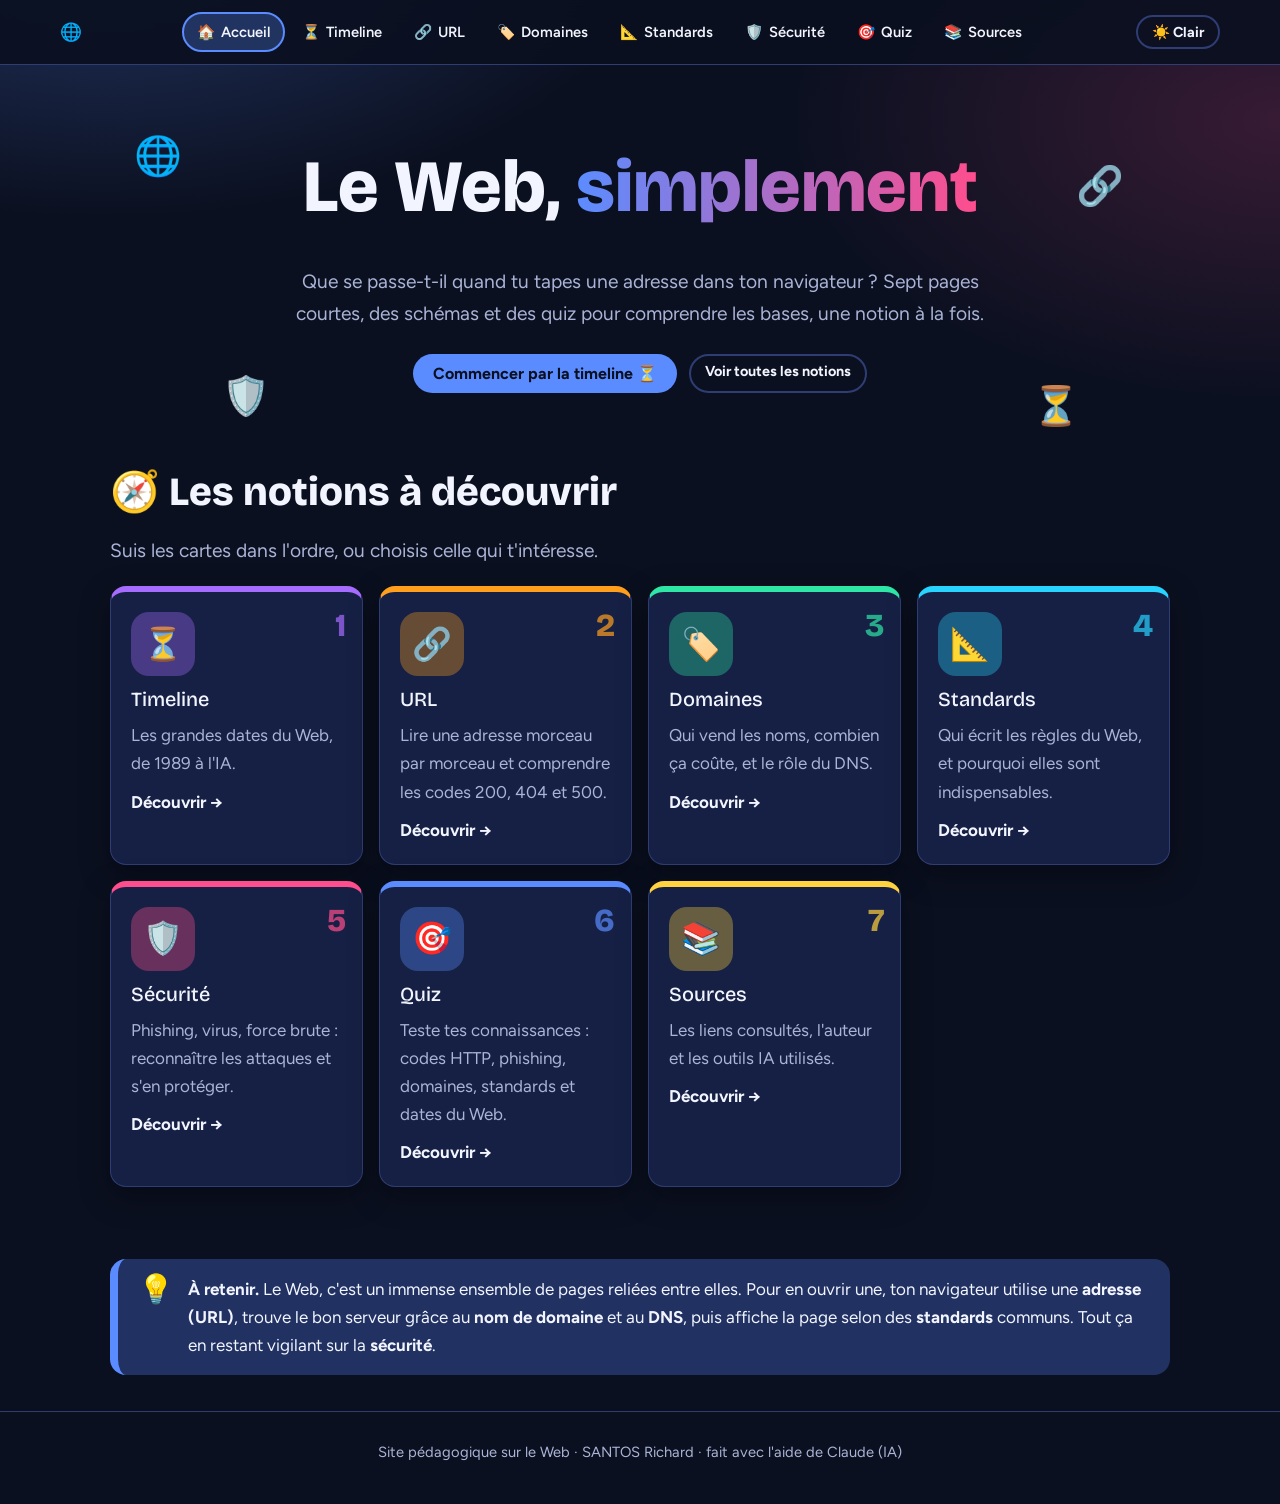
<file: index.html>
<!DOCTYPE html>
<html lang="fr" data-theme="dark">
<head>
<meta charset="utf-8">
<meta name="viewport" content="width=device-width, initial-scale=1, viewport-fit=cover">
<title>Le Web, simplement</title>
<script>try{if(localStorage.getItem("theme")==="light")document.documentElement.dataset.theme="light"}catch(e){}</script>
<link rel="icon" href="data:image/svg+xml,%3Csvg xmlns='http://www.w3.org/2000/svg' viewBox='0 0 100 100'%3E%3Ctext y='.9em' font-size='90'%3E%F0%9F%8C%90%3C/text%3E%3C/svg%3E">
<link rel="preconnect" href="https://fonts.googleapis.com">
<link rel="preconnect" href="https://fonts.gstatic.com" crossorigin>
<link rel="stylesheet" href="https://fonts.googleapis.com/css2?family=Bricolage+Grotesque:wght@500;800&family=Figtree:wght@400;600;700&display=swap">
<link rel="stylesheet" href="style.css">
<style>
.hero{text-align:center;padding:80px 0 40px}
.hero .lead{margin:0 auto 24px}
.hero .cta{display:flex;gap:12px;justify-content:center;flex-wrap:wrap}
.float{position:absolute;font-size:2.4rem;animation:bob 4s ease-in-out infinite;pointer-events:none}
.herowrap{position:relative}
@keyframes bob{50%{transform:translateY(-14px) rotate(8deg)}}
@media(max-width:1000px){.float{display:none}}
@media(max-width:700px){.hero{padding:36px 0 20px}}
@media(prefers-reduced-motion:reduce){.float{animation:none}}
.topic{display:block;text-decoration:none;color:var(--ink);transition:transform .2s,box-shadow .2s;position:relative}
@media(hover:hover){.topic:hover{transform:translateY(-6px) rotate(-.6deg)}}
.topic .num{position:absolute;top:14px;right:16px;font:800 2rem "Bricolage Grotesque",sans-serif;color:color-mix(in srgb,var(--c) 70%,transparent)}
.topic .em{display:grid;place-items:center;width:64px;height:64px;border-radius:18px;font-size:2rem;background:color-mix(in srgb,var(--c) 35%,transparent);margin-bottom:12px}
.topic p{color:var(--mute);margin:0 0 10px}
.topic b{color:var(--ink)}
.js .topic.reveal{transition:opacity .6s,transform .2s,box-shadow .2s}
</style>
</head>
<body data-page="index">
<noscript><p class="container" style="padding:24px 20px"><b>⚠️ Ce site a besoin de JavaScript</b> pour afficher le menu et les contenus interactifs. Active-le dans ton navigateur.</p></noscript>
<header id="site-header"></header>
<main>
<div class="container herowrap">
<span class="float" aria-hidden="true" style="left:4%;top:60px">🌐</span><span class="float" aria-hidden="true" style="right:6%;top:90px;animation-delay:1s">🔗</span><span class="float" aria-hidden="true" style="left:12%;top:300px;animation-delay:2s">🛡️</span><span class="float" aria-hidden="true" style="right:10%;top:310px;animation-delay:.5s">⏳</span>
<div class="hero">
<h1>Le Web, <span class="grad">simplement</span></h1>
<p class="lead">Que se passe-t-il quand tu tapes une adresse dans ton navigateur ? Sept pages courtes, des schémas et des quiz pour comprendre les bases, une notion à la fois.</p>
<div class="cta"><a class="btn" href="timeline.html">Commencer par la timeline ⏳</a><a class="btn ghost" href="#notions">Voir toutes les notions</a></div>
</div>
</div>

<section class="sec" id="notions"><div class="container">
<h2 class="reveal">🧭 Les notions à découvrir</h2>
<p class="lead reveal" style="margin-bottom:20px">Suis les cartes dans l'ordre, ou choisis celle qui t'intéresse.</p>
<div class="grid" id="topics"></div>
</div></section>

<section class="sec"><div class="container reveal">
<div class="brief"><div class="ic">💡</div><p><b>À retenir.</b> Le Web, c'est un immense ensemble de pages reliées entre elles. Pour en ouvrir une, ton navigateur utilise une <b>adresse (URL)</b>, trouve le bon serveur grâce au <b>nom de domaine</b> et au <b>DNS</b>, puis affiche la page selon des <b>standards</b> communs. Tout ça en restant vigilant sur la <b>sécurité</b>.</p></div>
</div></section>
</main>
<div id="pager"></div>
<div id="site-footer"></div>
<script src="app.js"></script>
<script>
$("#topics").innerHTML=PAGES.map((p,i)=>`<a class="card c topic reveal" href="${p.href}" style="--c:${p.color}"><span class="num">${i+1}</span><div class="em">${p.emoji}</div><h3>${p.label}</h3><p>${p.desc}</p><b>Découvrir →</b></a>`).join("");
$$("#topics .reveal").forEach(e=>e.classList.add("in"));
</script>
</body>
</html>
</file>
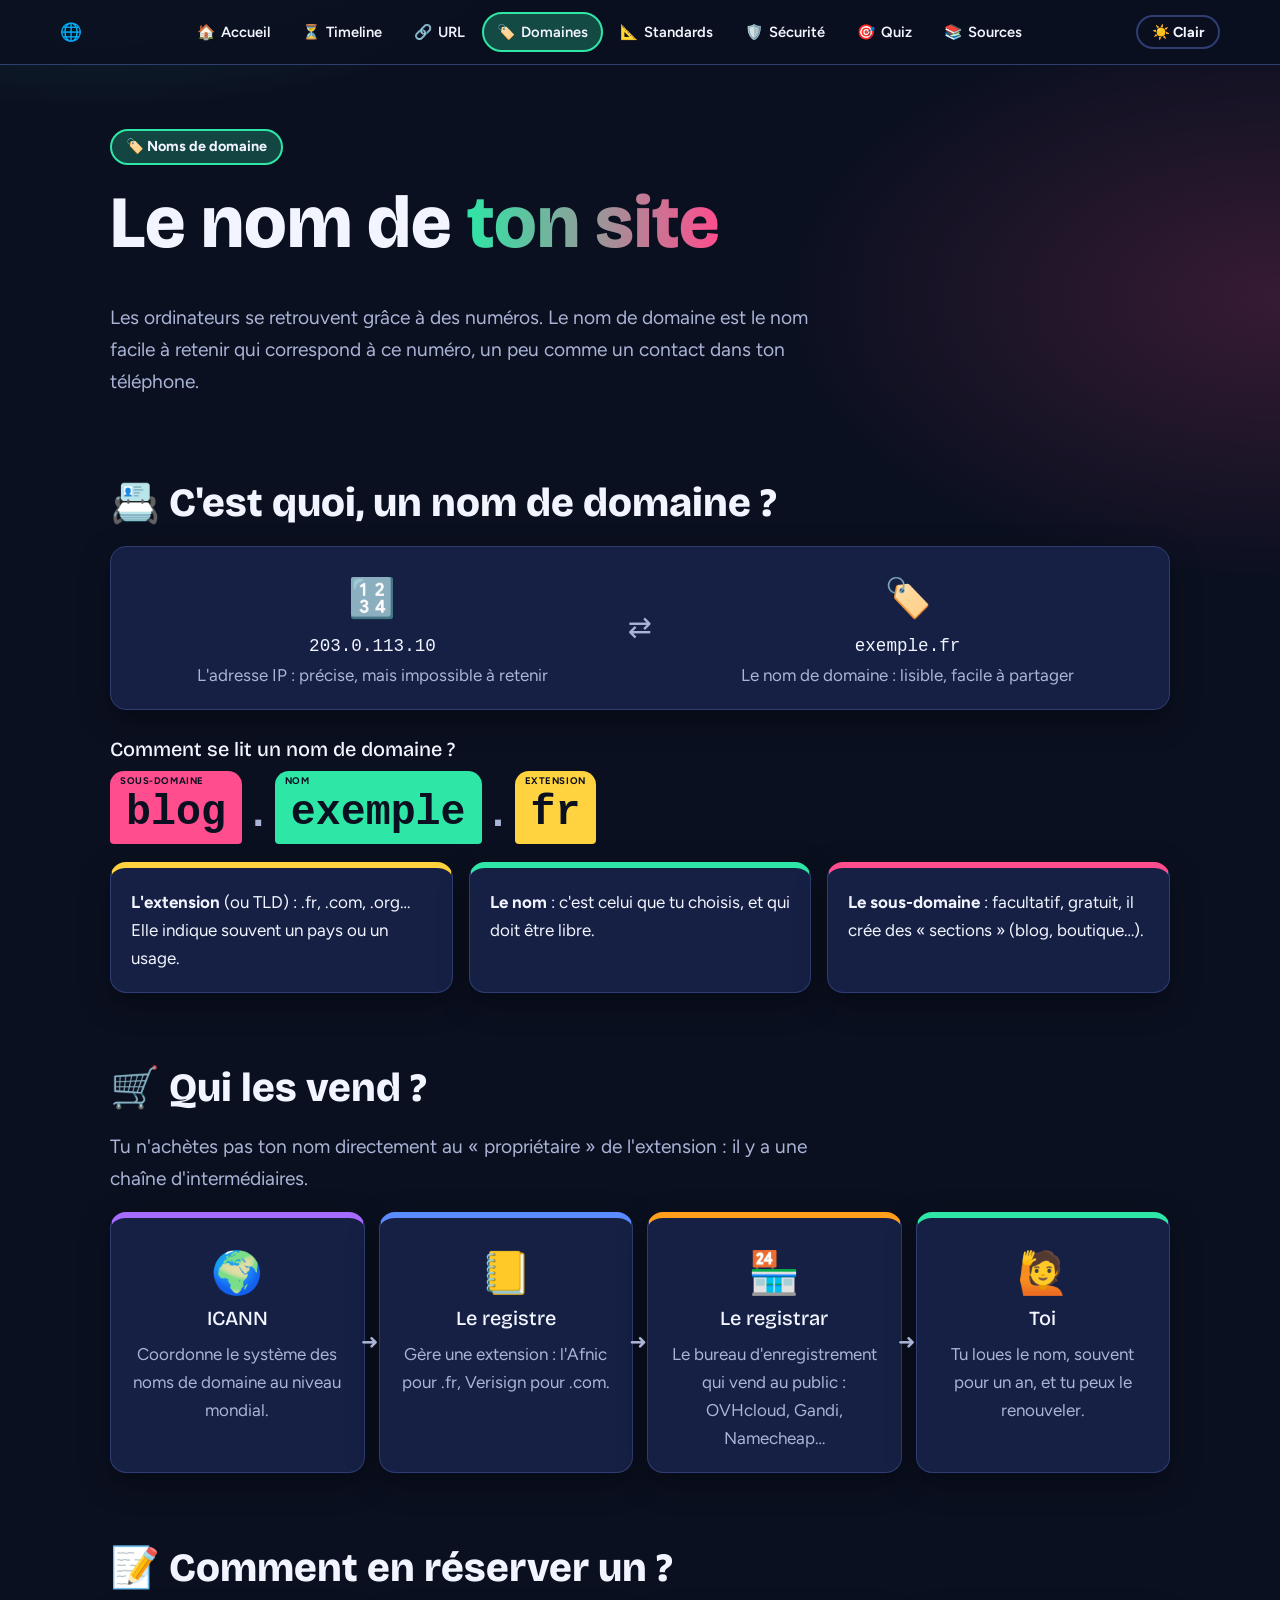
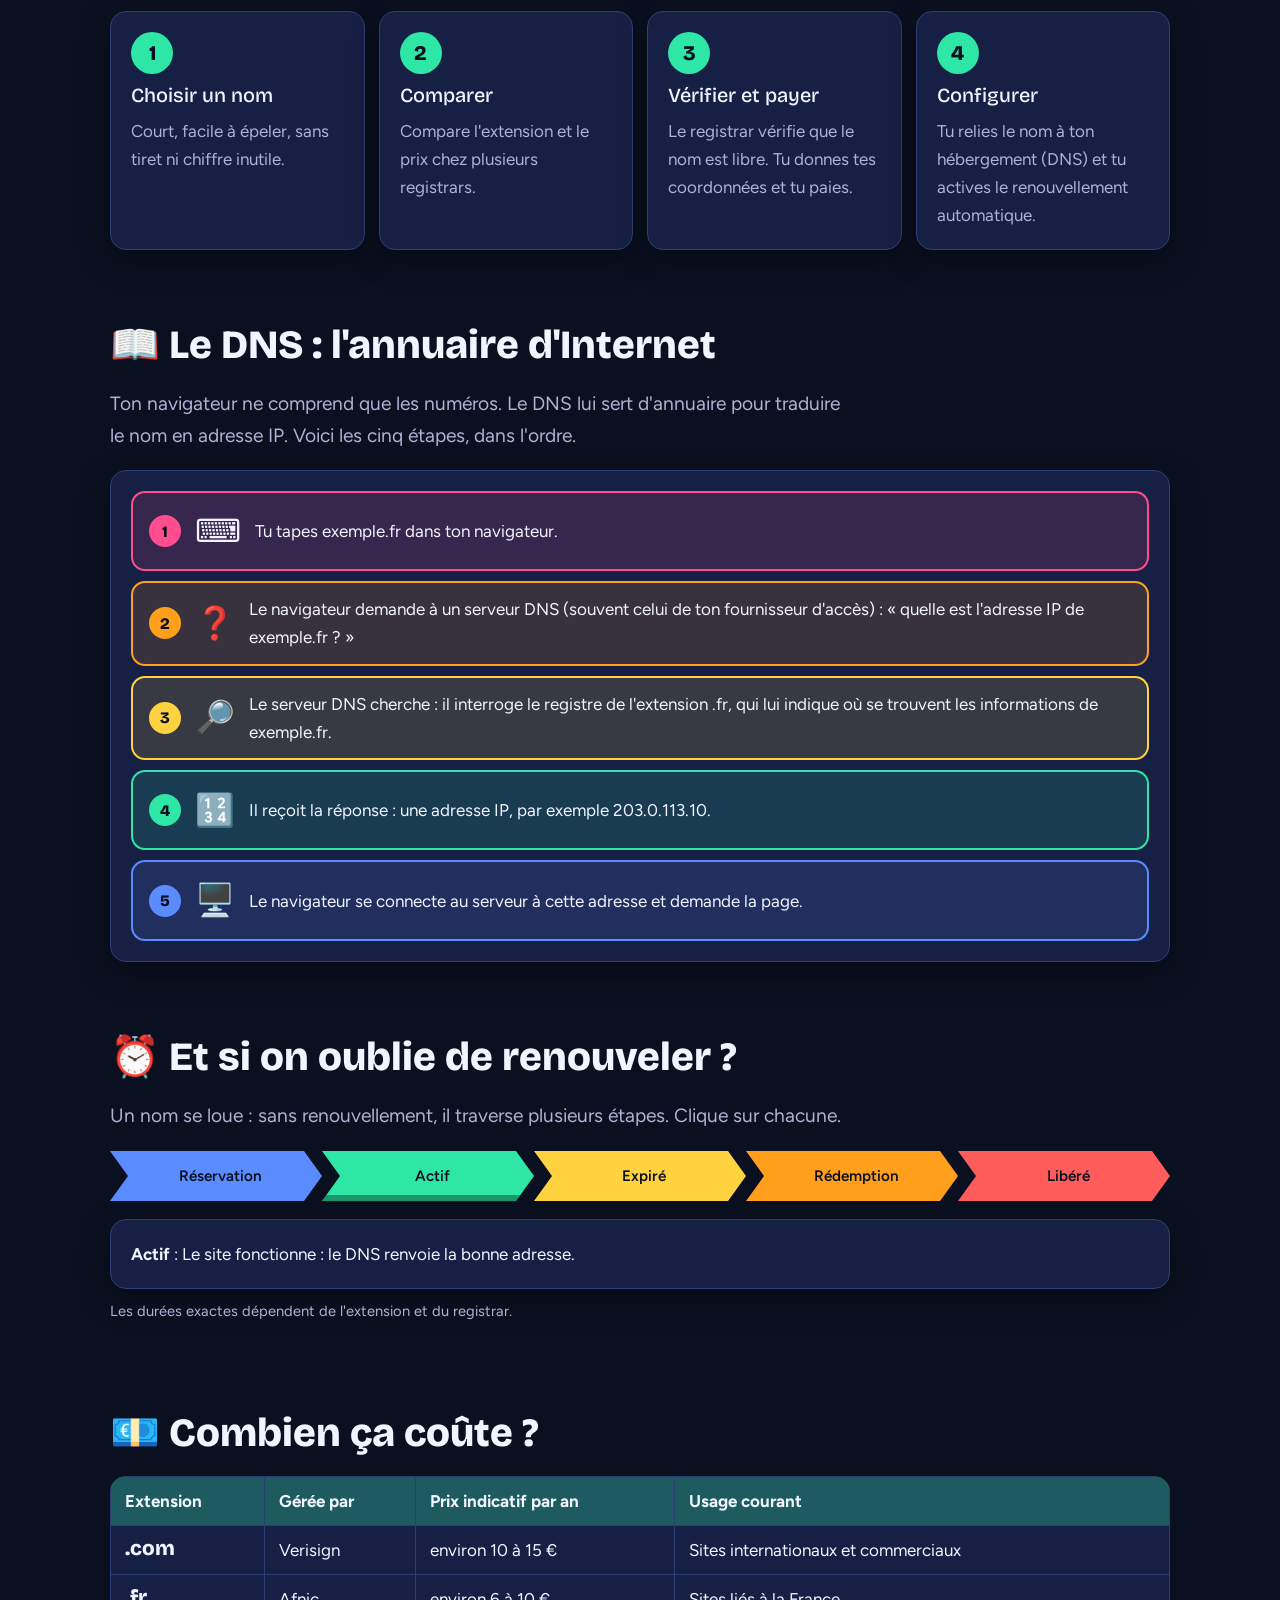
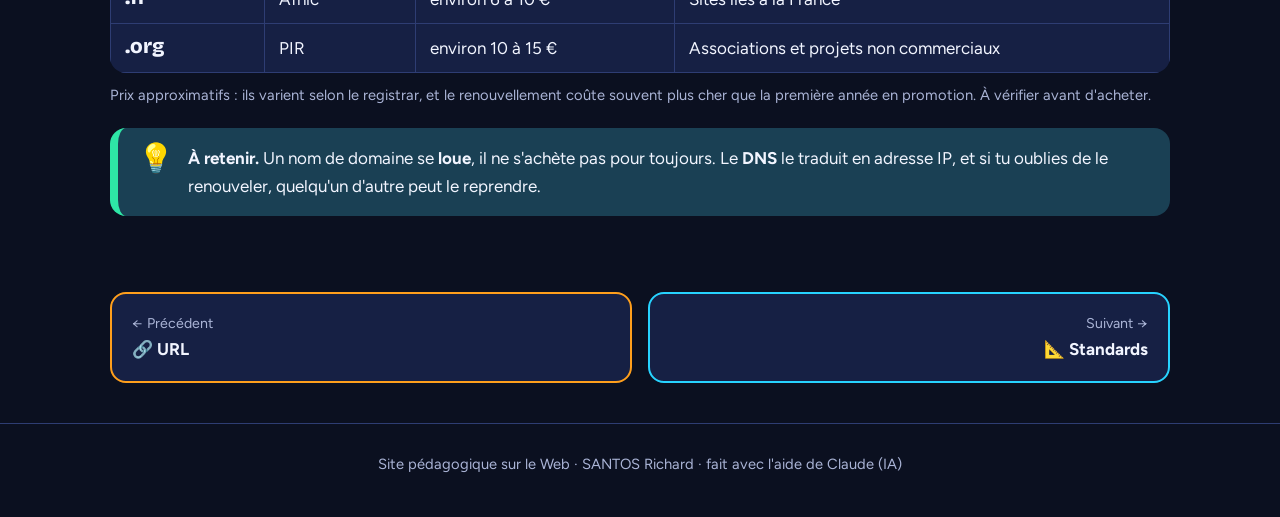
<file: domaine.html>
<!DOCTYPE html>
<html lang="fr" data-theme="dark">
<head>
<meta charset="utf-8">
<meta name="viewport" content="width=device-width, initial-scale=1, viewport-fit=cover">
<title>Les noms de domaine</title>
<script>try{if(localStorage.getItem("theme")==="light")document.documentElement.dataset.theme="light"}catch(e){}</script>
<link rel="icon" href="data:image/svg+xml,%3Csvg xmlns='http://www.w3.org/2000/svg' viewBox='0 0 100 100'%3E%3Ctext y='.9em' font-size='90'%3E%F0%9F%8C%90%3C/text%3E%3C/svg%3E">
<link rel="preconnect" href="https://fonts.googleapis.com">
<link rel="preconnect" href="https://fonts.gstatic.com" crossorigin>
<link rel="stylesheet" href="https://fonts.googleapis.com/css2?family=Bricolage+Grotesque:wght@500;800&family=Figtree:wght@400;600;700&display=swap">
<link rel="stylesheet" href="style.css">
<style>
.anat{display:flex;flex-wrap:wrap;gap:4px;align-items:flex-end;font:800 clamp(1.3rem,5vw,2.6rem) ui-monospace,Menlo,monospace;margin:10px 0 18px}
.anat .p{padding:18px 16px 8px;border-radius:14px 14px 4px 4px;background:var(--k);color:var(--on);position:relative}
.anat .p small{position:absolute;top:4px;left:10px;font:700 .6rem Figtree,sans-serif;text-transform:uppercase;letter-spacing:.06em}
.anat .d{color:var(--mute);padding-bottom:6px}
.ip{display:grid;gap:14px;grid-template-columns:1fr auto 1fr;align-items:center;text-align:center}
.ip .arr{font-size:1.8rem;color:var(--mute)}
.ip code{font-size:1.1rem}
@media(max-width:700px){.ip{grid-template-columns:1fr}.ip .arr{transform:rotate(90deg)}}
.chain{display:grid;gap:14px;grid-template-columns:repeat(auto-fit,minmax(200px,1fr))}
.chain .card{text-align:center;position:relative}
.chain .em{font-size:2.6rem}
.chain .card::after{content:"➜";position:absolute;right:-15px;top:42%;color:var(--mute);font-size:1.3rem;z-index:1}
.chain .card:last-child::after{display:none}
@media(max-width:700px){.chain .card::after{display:none}}
.steps{display:grid;gap:14px;grid-template-columns:repeat(auto-fit,minmax(230px,1fr));counter-reset:n}
.steps .card{counter-increment:n}
.steps .card::before{content:counter(n);display:grid;place-items:center;width:42px;height:42px;border-radius:50%;background:var(--accent);color:var(--on);font:800 1.3rem "Bricolage Grotesque",sans-serif;margin-bottom:10px}
.dns{list-style:none;padding:0;margin:0;display:grid;gap:10px;counter-reset:d}
.dns li{display:flex;gap:14px;align-items:center;padding:12px 16px;border-radius:14px;border:2px solid var(--c);background:color-mix(in srgb,var(--c) 14%,var(--card));counter-increment:d}
.dns li::before{content:counter(d);flex:none;display:grid;place-items:center;width:32px;height:32px;border-radius:50%;background:var(--c);color:var(--on);font:800 1rem "Bricolage Grotesque",sans-serif}
.dns .em{font-size:2rem}
.life{display:flex;flex-wrap:wrap;gap:0;margin:10px 0 18px}
.life button{flex:1 1 150px;border:0;padding:16px 18px 16px 26px;color:var(--on);font:600 .95rem Figtree,sans-serif;background:var(--c);cursor:pointer;clip-path:polygon(0 0,calc(100% - 18px) 0,100% 50%,calc(100% - 18px) 100%,0 100%,18px 50%);text-align:center;transition:filter .2s}
.life button:hover{filter:brightness(1.12)}
.life button.on{outline:none;box-shadow:inset 0 -6px 0 rgba(0,0,0,.35)}
#lifeinfo{min-height:4em}
.price td:first-child{font:800 1.3rem "Bricolage Grotesque",sans-serif}
@media(max-width:700px){.life button{flex:1 1 100%;clip-path:none;border-radius:12px;margin-bottom:6px;min-height:46px}.life{gap:0}.anat .p{padding:16px 10px 6px}}
@media(prefers-reduced-motion:reduce){.life button{transition:none}}
</style>
</head>
<body data-page="domaine">
<noscript><p class="container" style="padding:24px 20px"><b>⚠️ Ce site a besoin de JavaScript</b> pour afficher le menu et les contenus interactifs. Active-le dans ton navigateur.</p></noscript>
<header id="site-header"></header>
<main>
<div class="container hero">
<span class="eyebrow">🏷️ Noms de domaine</span>
<h1>Le nom de <span class="grad">ton site</span></h1>
<p class="lead">Les ordinateurs se retrouvent grâce à des numéros. Le nom de domaine est le nom facile à retenir qui correspond à ce numéro, un peu comme un contact dans ton téléphone.</p>
</div>

<section class="container sec reveal">
<h2>📇 C'est quoi, un nom de domaine ?</h2>
<div class="card"><div class="ip"><div><div style="font-size:2.4rem">🔢</div><code>203.0.113.10</code><p class="mute" style="margin:0">L'adresse IP : précise, mais impossible à retenir</p></div><div class="arr">⇄</div><div><div style="font-size:2.4rem">🏷️</div><code>exemple.fr</code><p class="mute" style="margin:0">Le nom de domaine : lisible, facile à partager</p></div></div></div>
<h3 style="margin-top:28px">Comment se lit un nom de domaine ?</h3>
<div class="anat" aria-label="blog.exemple.fr décomposé">
<span class="p" style="--k:var(--pink)"><small>Sous-domaine</small>blog</span><span class="d">.</span><span class="p" style="--k:var(--green)"><small>Nom</small>exemple</span><span class="d">.</span><span class="p" style="--k:var(--yellow)"><small>Extension</small>fr</span></div>
<div class="grid">
<div class="card c" style="--c:var(--yellow)"><b>L'extension</b> (ou TLD) : .fr, .com, .org… Elle indique souvent un pays ou un usage.</div>
<div class="card c" style="--c:var(--green)"><b>Le nom</b> : c'est celui que tu choisis, et qui doit être libre.</div>
<div class="card c" style="--c:var(--pink)"><b>Le sous-domaine</b> : facultatif, gratuit, il crée des « sections » (blog, boutique…).</div>
</div>
</section>

<section class="container sec reveal">
<h2>🛒 Qui les vend ?</h2>
<p class="lead" style="margin-bottom:18px">Tu n'achètes pas ton nom directement au « propriétaire » de l'extension : il y a une chaîne d'intermédiaires.</p>
<div class="chain">
<div class="card c" style="--c:var(--violet)"><div class="em">🌍</div><h3>ICANN</h3><p class="mute" style="margin:0">Coordonne le système des noms de domaine au niveau mondial.</p></div>
<div class="card c" style="--c:var(--blue)"><div class="em">📒</div><h3>Le registre</h3><p class="mute" style="margin:0">Gère une extension : l'Afnic pour .fr, Verisign pour .com.</p></div>
<div class="card c" style="--c:var(--orange)"><div class="em">🏪</div><h3>Le registrar</h3><p class="mute" style="margin:0">Le bureau d'enregistrement qui vend au public : OVHcloud, Gandi, Namecheap…</p></div>
<div class="card c" style="--c:var(--green)"><div class="em">🙋</div><h3>Toi</h3><p class="mute" style="margin:0">Tu loues le nom, souvent pour un an, et tu peux le renouveler.</p></div>
</div>
</section>

<section class="container sec reveal">
<h2>📝 Comment en réserver un ?</h2>
<div class="steps">
<div class="card"><h3>Choisir un nom</h3><p class="mute" style="margin:0">Court, facile à épeler, sans tiret ni chiffre inutile.</p></div>
<div class="card"><h3>Comparer</h3><p class="mute" style="margin:0">Compare l'extension et le prix chez plusieurs registrars.</p></div>
<div class="card"><h3>Vérifier et payer</h3><p class="mute" style="margin:0">Le registrar vérifie que le nom est libre. Tu donnes tes coordonnées et tu paies.</p></div>
<div class="card"><h3>Configurer</h3><p class="mute" style="margin:0">Tu relies le nom à ton hébergement (DNS) et tu actives le renouvellement automatique.</p></div>
</div>
</section>

<section class="container sec reveal">
<h2>📖 Le DNS : l'annuaire d'Internet</h2>
<p class="lead" style="margin-bottom:18px">Ton navigateur ne comprend que les numéros. Le DNS lui sert d'annuaire pour traduire le nom en adresse IP. Voici les cinq étapes, dans l'ordre.</p>
<div class="card">
<ol class="dns" id="dns"></ol>
</div>
</section>

<section class="container sec reveal">
<h2>⏰ Et si on oublie de renouveler ?</h2>
<p class="lead">Un nom se loue : sans renouvellement, il traverse plusieurs étapes. Clique sur chacune.</p>
<div class="life" id="life" role="group" aria-label="Cycle de vie d'un nom de domaine"></div>
<div class="card" id="lifeinfo" aria-live="polite"></div>
<p class="mute" style="font-size:.92rem;margin-top:10px">Les durées exactes dépendent de l'extension et du registrar.</p>
</section>

<section class="container sec reveal">
<h2>💶 Combien ça coûte ?</h2>
<div class="scroll"><table class="price">
<thead><tr><th>Extension</th><th>Gérée par</th><th>Prix indicatif par an</th><th>Usage courant</th></tr></thead>
<tbody>
<tr><td>.com</td><td>Verisign</td><td>environ 10 à 15 €</td><td>Sites internationaux et commerciaux</td></tr>
<tr><td>.fr</td><td>Afnic</td><td>environ 6 à 10 €</td><td>Sites liés à la France</td></tr>
<tr><td>.org</td><td>PIR</td><td>environ 10 à 15 €</td><td>Associations et projets non commerciaux</td></tr>
</tbody></table></div>
<p class="mute" style="font-size:.92rem;margin-top:10px">Prix approximatifs : ils varient selon le registrar, et le renouvellement coûte souvent plus cher que la première année en promotion. À vérifier avant d'acheter.</p>
<div class="brief" style="margin-top:20px"><div class="ic">💡</div><p><b>À retenir.</b> Un nom de domaine se <b>loue</b>, il ne s'achète pas pour toujours. Le <b>DNS</b> le traduit en adresse IP, et si tu oublies de le renouveler, quelqu'un d'autre peut le reprendre.</p></div>
</section>
</main>
<div id="pager"></div>
<div id="site-footer"></div>
<script src="app.js"></script>
<script>
const D=[
["⌨️","Tu tapes exemple.fr dans ton navigateur.","var(--pink)"],
["❓","Le navigateur demande à un serveur DNS (souvent celui de ton fournisseur d'accès) : « quelle est l'adresse IP de exemple.fr ? »","var(--orange)"],
["🔎","Le serveur DNS cherche : il interroge le registre de l'extension .fr, qui lui indique où se trouvent les informations de exemple.fr.","var(--yellow)"],
["🔢","Il reçoit la réponse : une adresse IP, par exemple 203.0.113.10.","var(--green)"],
["🖥️","Le navigateur se connecte au serveur à cette adresse et demande la page.","var(--blue)"]];
$("#dns").innerHTML=D.map(d=>`<li style="--c:${d[2]}"><span class="em">${d[0]}</span><span>${d[1]}</span></li>`).join("");
const LF=[
["Réservation","var(--blue)","Tu loues le nom pour une durée choisie, souvent un an."],
["Actif","var(--green)","Le site fonctionne : le DNS renvoie la bonne adresse."],
["Expiré","var(--yellow)","Le site ne répond plus, mais tu peux encore renouveler facilement pendant un délai."],
["Rédemption","var(--orange)","Tu peux encore le récupérer, mais avec des frais supplémentaires."],
["Libéré","var(--red)","Le nom retourne en vente : n'importe qui peut le réserver, y compris pour imiter ton site."]];
$("#life").innerHTML=LF.map((l,i)=>`<button type="button" data-i="${i}" style="--c:${l[1]}">${l[0]}</button>`).join("");
function lf(i){$$("#life button").forEach((b,j)=>{b.classList.toggle("on",j===i);b.setAttribute("aria-pressed",j===i)});$("#lifeinfo").innerHTML=`<b>${LF[i][0]}</b> : ${LF[i][2]}`}
$("#life").onclick=e=>{const b=e.target.closest("button");if(b)lf(+b.dataset.i)};lf(1);
</script>
</body>
</html>
</file>
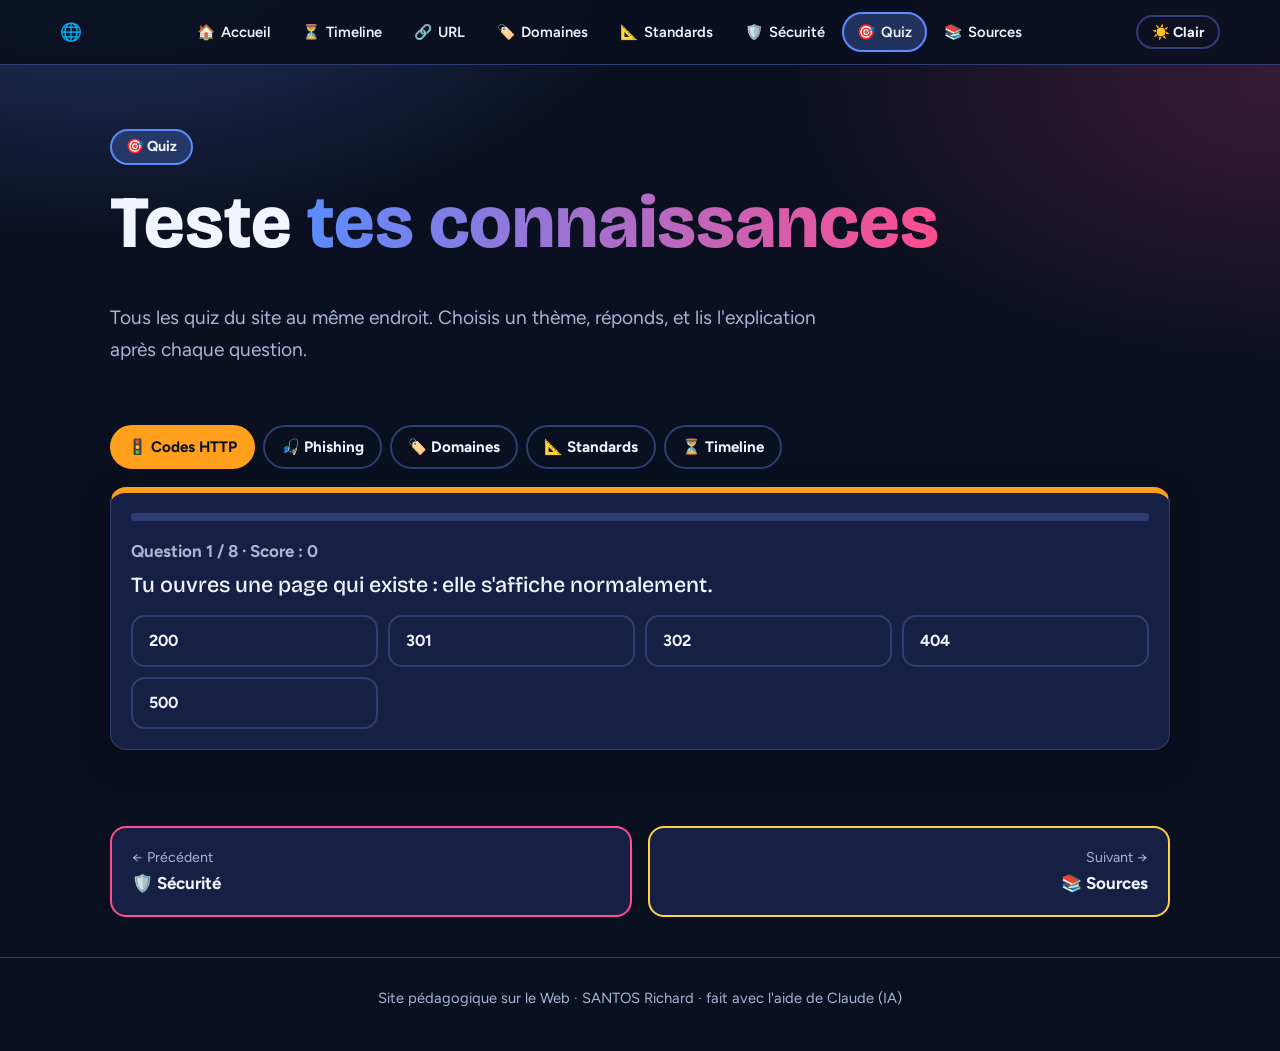
<file: quiz.html>
<!DOCTYPE html>
<html lang="fr" data-theme="dark">
<head>
<meta charset="utf-8">
<meta name="viewport" content="width=device-width, initial-scale=1, viewport-fit=cover">
<title>Les quiz</title>
<script>try{if(localStorage.getItem("theme")==="light")document.documentElement.dataset.theme="light"}catch(e){}</script>
<link rel="icon" href="data:image/svg+xml,%3Csvg xmlns='http://www.w3.org/2000/svg' viewBox='0 0 100 100'%3E%3Ctext y='.9em' font-size='90'%3E%F0%9F%8C%90%3C/text%3E%3C/svg%3E">
<link rel="preconnect" href="https://fonts.googleapis.com">
<link rel="preconnect" href="https://fonts.gstatic.com" crossorigin>
<link rel="stylesheet" href="https://fonts.googleapis.com/css2?family=Bricolage+Grotesque:wght@500;800&family=Figtree:wght@400;600;700&display=swap">
<link rel="stylesheet" href="style.css">
<style>
.qtabs{display:flex;gap:8px;overflow-x:auto;scrollbar-width:none;padding:4px 0 12px;margin-bottom:6px}
.qtabs button{flex:none;border:2px solid var(--line);background:transparent;color:var(--ink);border-radius:99px;padding:10px 16px;font:700 .95rem Figtree,sans-serif;cursor:pointer;min-height:44px}
.qtabs button:hover{border-color:var(--c)}
.qtabs button.on{background:var(--c);border-color:var(--c);color:var(--on)}
.qtabs small{opacity:.85;font-weight:700;margin-left:4px}
.qbar{height:8px;border-radius:99px;background:var(--line);overflow:hidden;margin-bottom:16px}
.qbar i{display:block;height:100%;width:0;background:var(--c);transition:width .3s}
.qtext{font:500 1.35rem/1.3 "Bricolage Grotesque",sans-serif;margin:0 0 16px}
.qmsg{background:var(--bg);border:2px dashed var(--line);border-radius:14px;padding:14px;margin-bottom:16px}
.qo{display:grid;gap:10px;grid-template-columns:repeat(auto-fit,minmax(min(100%,200px),1fr))}
.qo button{border:2px solid var(--line);background:var(--card);color:var(--ink);border-radius:14px;padding:14px 16px;font:700 1rem Figtree,sans-serif;cursor:pointer;text-align:left;min-height:52px}
.qo button:hover:not(:disabled){border-color:var(--c)}
.qo button.ok{background:var(--green);color:var(--on);border-color:var(--green)}
.qo button.ko{background:var(--red);color:var(--on);border-color:var(--red)}
.qo button:disabled{cursor:default}
.qfb{margin:16px 0 0;min-height:1.6em}
.qres{text-align:center;padding:20px 0}
.qres .big{font:800 3.4rem "Bricolage Grotesque",sans-serif;line-height:1}
@media(prefers-reduced-motion:reduce){.qbar i{transition:none}}
@media(max-width:700px){.qtext{font-size:1.2rem}.qtabs{margin:0 -16px;padding-left:16px;padding-right:16px}}
</style>
</head>
<body data-page="quiz">
<noscript><p class="container" style="padding:24px 20px"><b>⚠️ Ce site a besoin de JavaScript</b> pour afficher le menu et les contenus interactifs. Active-le dans ton navigateur.</p></noscript>
<header id="site-header"></header>
<main>
<div class="container hero">
<span class="eyebrow">🎯 Quiz</span>
<h1>Teste <span class="grad">tes connaissances</span></h1>
<p class="lead">Tous les quiz du site au même endroit. Choisis un thème, réponds, et lis l'explication après chaque question.</p>
</div>
<section class="container sec" style="padding-top:8px">
<div class="qtabs" id="tabs" role="group" aria-label="Thèmes de quiz"></div>
<div class="card c" id="qc" style="--c:var(--blue)">
<div class="qbar"><i id="qf"></i></div>
<p class="mute" id="qn" style="margin:0 0 6px;font-weight:700"></p>
<div id="qb" aria-live="polite"></div>
</div>
</section>
</main>
<div id="pager"></div>
<div id="site-footer"></div>
<script src="app.js"></script>
<script>
(()=>{
const HC={200:"OK : la page est envoyée.",301:"Redirection définitive.",302:"Redirection temporaire.",404:"Page introuvable (le serveur fonctionne).",500:"Erreur côté serveur."};
const H=[["Tu ouvres une page qui existe : elle s'affiche normalement.",200],["Tu tapes /contcat au lieu de /contact : la page n'existe pas.",404],["Le programme du site plante à cause d'un bug côté serveur.",500],["Un site a changé d'adresse pour toujours : l'ancienne renvoie vers la nouvelle.",301],["Le site te renvoie vers une page de maintenance pour quelques heures.",302],["Tu cliques sur un vieux lien d'un blog qui a supprimé l'article.",404],["Un site passe de http à https et veut que tout le monde utilise la nouvelle adresse.",301],["Le site de ta banque affiche « erreur interne du serveur ».",500]]
.map(h=>({q:h[0],o:["200","301","302","404","500"],a:["200","301","302","404","500"].indexOf(String(h[1])),e:h[1]+" : "+HC[h[1]]}));
const PH=[["SMS : « Colis bloqué. Réglez 1,99 € de frais sur colis-livraison-fr.top/pay sous 24 h. »",1,"Domaine inconnu en .top, urgence et petite somme : classique. Un transporteur n'impose pas de payer via un lien SMS."],
["SMS reçu juste après avoir tapé ton mot de passe : « Votre code de vérification est 483920. Ne le communiquez à personne. »",0,"Tu viens de lancer la connexion : c'est la double authentification. Ne partage jamais ce code."],
["E-mail : « Votre compte sera supprimé dans 24 h. Connectez-vous sur paypa1-secure.com. »",1,"Menace, urgence et faux domaine (un 1 à la place du l)."],
["E-mail d'une newsletter à laquelle tu es inscrit, avec un lien de désinscription en bas.",0,"Message attendu, sans demande de données ni urgence. En cas de doute, va sur le site en tapant l'adresse toi-même."],
["E-mail de ton « chef » : « Achète 5 cartes cadeaux maintenant et envoie-moi les codes, c'est urgent et confidentiel. »",1,"Urgence, secret et demande inhabituelle : arnaque courante, même si le nom du chef est le bon."]]
.map(p=>({m:p[0],q:"Ce message est-il du phishing ?",o:["✅ Message légitime","🎣 Phishing"],a:p[1],e:p[2]}));
const Z=[
{id:"http",n:"Codes HTTP",em:"🚦",c:"var(--orange)",Q:H},
{id:"phishing",n:"Phishing",em:"🎣",c:"var(--pink)",Q:PH},
{id:"domaines",n:"Domaines",em:"🏷️",c:"var(--green)",Q:[
{q:"Dans blog.exemple.fr, quelle partie est l'extension ?",o:["blog","exemple","fr","exemple.fr"],a:2,e:"L'extension (TLD) est la dernière partie : .fr."},
{q:"Qui vend les noms de domaine au public ?",o:["L'ICANN","Le registre","Un registrar","Le DNS"],a:2,e:"Le registrar (OVHcloud, Gandi…) est le bureau d'enregistrement qui vend au public."},
{q:"À quoi sert le DNS ?",o:["À chiffrer les échanges","À traduire un nom en adresse IP","À héberger les pages","À bloquer les virus"],a:1,e:"Le DNS est l'annuaire d'Internet : nom de domaine → adresse IP."},
{q:"Tu oublies de renouveler ton nom de domaine pendant très longtemps. Que peut-il arriver ?",o:["Rien du tout","Il devient gratuit pour toi","Il est libéré et quelqu'un d'autre peut le réserver","Il change d'extension"],a:2,e:"Un nom se loue : après expiration et rédemption, il retourne en vente."}]},
{id:"standards",n:"Standards",em:"📐",c:"var(--cyan)",Q:[
{q:"Qui a créé le W3C ?",o:["Tim Berners-Lee","Steve Jobs","Bill Gates","Larry Page"],a:0,e:"Tim Berners-Lee, l'inventeur du Web, a fondé le W3C en 1994."},
{q:"Quelle organisation écrit des protocoles comme HTTP dans des RFC ?",o:["Ecma International","IETF","WHATWG","ICANN"],a:1,e:"L'IETF publie les protocoles d'Internet sous forme de RFC."},
{q:"Quelle organisation standardise JavaScript (ECMAScript) ?",o:["W3C","IETF","Ecma International","Afnic"],a:2,e:"Ecma International standardise ECMAScript."},
{q:"Quel est l'avantage principal des standards ?",o:["Les sites sont plus chers","Un même code fonctionne sur tous les navigateurs","Les sites s'affichent plus lentement","Chaque navigateur a sa version"],a:1,e:"Sans standards, il faudrait une version de chaque site par navigateur."}]},
{id:"timeline",n:"Timeline",em:"⏳",c:"var(--violet)",Q:[
{q:"En quelle année l'idée du Web naît-elle au CERN ?",o:["1969","1989","1999","2009"],a:1,e:"Tim Berners-Lee propose son système de pages reliées en 1989."},
{q:"Quel navigateur de 1993 affiche texte et images ensemble ?",o:["Chrome","Firefox","Mosaic","Safari"],a:2,e:"Mosaic a rendu le Web grand public."},
{q:"Quel service de 1998 classe les pages par pertinence ?",o:["Google","Amazon","YouTube","Wikipédia"],a:0,e:"Google : on trouve enfin ce qu'on cherche."},
{q:"Quel appareil lancé en 2007 a popularisé le Web mobile ?",o:["Le PC portable","La Game Boy","L'iPhone","La webcam"],a:2,e:"L'iPhone : le Web dans la poche."},
{q:"Quel standard de 2014 permet l'audio et la vidéo sans plugin ?",o:["HTML5","CSS1","FTP","Flash"],a:0,e:"HTML5 intègre audio, vidéo et dessin dans le navigateur."}]}];
const LINK={http:"url",phishing:"securite",domaines:"domaine",standards:"standards",timeline:"timeline"};
/* État de chaque quiz : i = question en cours, s = score, a = réponse choisie (null tant qu'on n'a pas répondu) */
const S={};Z.forEach(z=>S[z.id]={i:0,s:0,a:null});
let cur=Z[0];
const rm=matchMedia("(prefers-reduced-motion: reduce)").matches;

function tabs(){$("#tabs").innerHTML=Z.map(z=>{const s=S[z.id],fin=s.i>=z.Q.length;
return `<button type="button" aria-pressed="${z===cur}" data-id="${z.id}" class="${z===cur?"on":""}" style="--c:${z.c}">${z.em} ${z.n}${fin?`<small>${s.s}/${z.Q.length}</small>`:""}</button>`}).join("")}

function draw(){const z=cur,s=S[z.id],n=z.Q.length;tabs();
$("#qc").style.setProperty("--c",z.c);
$("#qf").style.width=((s.i+(s.a!==null?1:0))/n*100)+"%";
if(s.i>=n){const r=s.s/n;$("#qn").textContent="Quiz terminé";
$("#qb").innerHTML=`<div class="qres"><div class="big">${s.s} / ${n}</div><p class="lead" style="margin:10px auto 16px">${r===1?"Parfait, bravo ! 🏆":r>=.6?"Bien joué, encore un peu d'entraînement ! 💪":"Relis la page du thème et retente ta chance ! 📖"}</p><button class="btn" id="rp" type="button">↻ Rejouer</button> <a class="btn ghost" href="${LINK[z.id]}.html">Revoir la page</a></div>`;return}
const q=z.Q[s.i],done=s.a!==null;
$("#qn").textContent=`Question ${s.i+1} / ${n} · Score : ${s.s}`;
$("#qb").innerHTML=(q.m?`<div class="qmsg">${esc(q.m)}</div>`:"")+`<p class="qtext">${esc(q.q)}</p><div class="qo">${q.o.map((o,i)=>`<button type="button" data-i="${i}"${done?" disabled":""}${done&&i===q.a?' class="ok"':done&&i===s.a?' class="ko"':""}>${esc(o)}</button>`).join("")}</div>`
+(done?`<p class="qfb">${s.a===q.a?'<span class="good">Correct. </span>':'<span class="wrong">Raté. </span>'}${esc(q.e)}</p><button class="btn" id="nx" type="button">${s.i+1>=n?"Voir mon score →":"Suivant →"}</button>`:"")}

/* Un seul gestionnaire de clics pour tout le quiz */
$("#qb").addEventListener("click",e=>{const z=cur,s=S[z.id];
const opt=e.target.closest(".qo button");
if(opt){if(s.a!==null||s.i>=z.Q.length)return;s.a=+opt.dataset.i;if(s.a===z.Q[s.i].a)s.s++;draw();const nx=$("#nx");if(nx){nx.focus({preventScroll:true});nx.scrollIntoView({block:"nearest",behavior:rm?"auto":"smooth"})}return}
if(e.target.closest("#nx")){if(s.a===null)return;s.i++;s.a=null;draw();$("#qc").scrollIntoView({block:"nearest",behavior:rm?"auto":"smooth"});return}
if(e.target.closest("#rp")){S[z.id]={i:0,s:0,a:null};draw()}});

function choose(id){const z=Z.find(x=>x.id===id);if(z){cur=z;draw();return true}return false}
$("#tabs").addEventListener("click",e=>{const b=e.target.closest("button");if(!b)return;choose(b.dataset.id);const on=$("#tabs .on");if(on)on.scrollIntoView({inline:"center",block:"nearest"});try{history.replaceState(null,"","#"+b.dataset.id)}catch(x){}});
addEventListener("hashchange",()=>choose(location.hash.slice(1)));
if(!choose(location.hash.slice(1)))draw();
})();
</script>
</body>
</html>
</file>
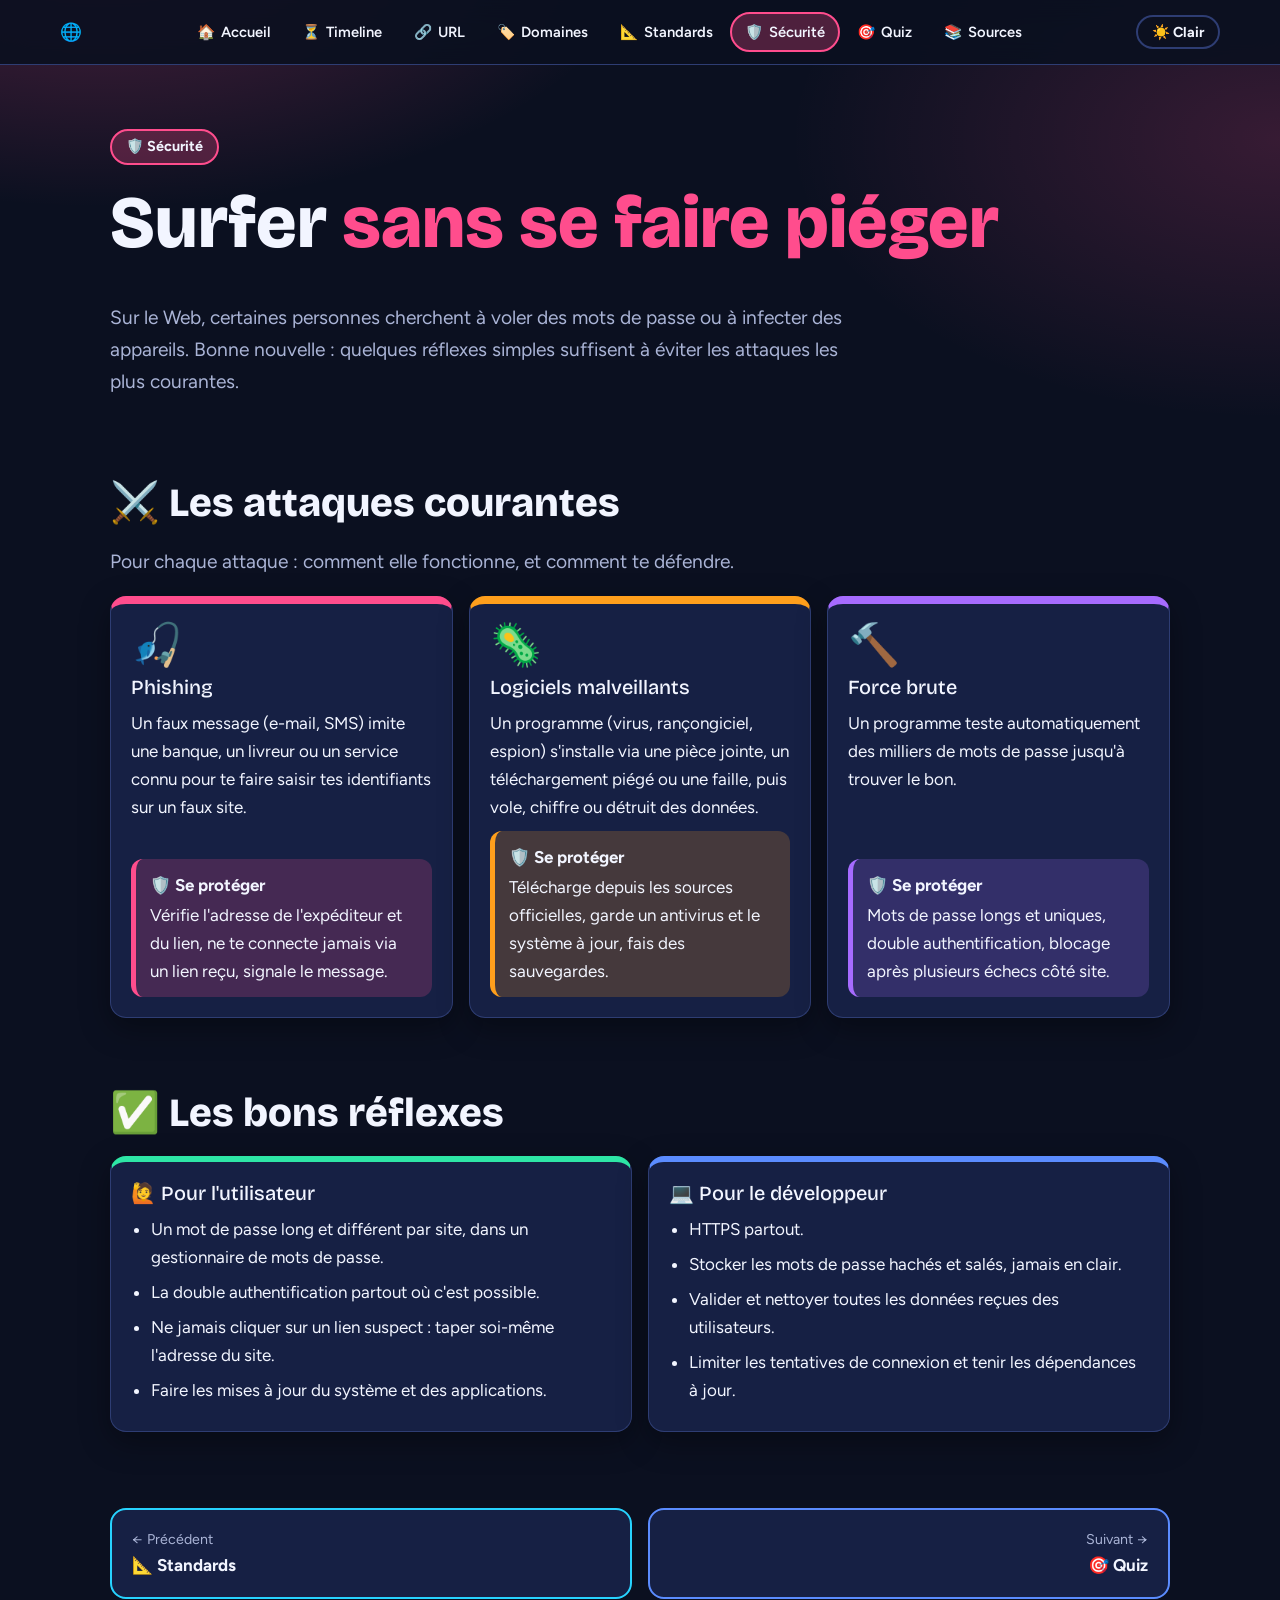
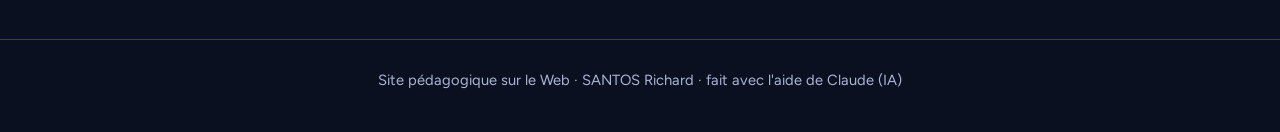
<file: securite.html>
<!DOCTYPE html>
<html lang="fr" data-theme="dark">
<head>
<meta charset="utf-8">
<meta name="viewport" content="width=device-width, initial-scale=1, viewport-fit=cover">
<title>La sécurité sur le Web</title>
<script>try{if(localStorage.getItem("theme")==="light")document.documentElement.dataset.theme="light"}catch(e){}</script>
<link rel="icon" href="data:image/svg+xml,%3Csvg xmlns='http://www.w3.org/2000/svg' viewBox='0 0 100 100'%3E%3Ctext y='.9em' font-size='90'%3E%F0%9F%8C%90%3C/text%3E%3C/svg%3E">
<link rel="preconnect" href="https://fonts.googleapis.com">
<link rel="preconnect" href="https://fonts.gstatic.com" crossorigin>
<link rel="stylesheet" href="https://fonts.googleapis.com/css2?family=Bricolage+Grotesque:wght@500;800&family=Figtree:wght@400;600;700&display=swap">
<link rel="stylesheet" href="style.css">
<style>
.atk{display:flex;flex-direction:column;gap:10px;border-top:8px solid var(--c)}
.atk .em{font-size:2.6rem;line-height:1}
.atk h3{margin:0}
.atk p{margin:0}
.def{margin-top:auto;padding:12px 14px;border-radius:12px;background:color-mix(in srgb,var(--c) 20%,var(--card));border-left:5px solid var(--c)}
.def b{display:block;margin-bottom:2px}
</style>
</head>
<body data-page="securite">
<noscript><p class="container" style="padding:24px 20px"><b>⚠️ Ce site a besoin de JavaScript</b> pour afficher le menu et les contenus interactifs. Active-le dans ton navigateur.</p></noscript>
<header id="site-header"></header>
<main>
<div class="container hero">
<span class="eyebrow">🛡️ Sécurité</span>
<h1>Surfer <span class="grad">sans se faire piéger</span></h1>
<p class="lead">Sur le Web, certaines personnes cherchent à voler des mots de passe ou à infecter des appareils. Bonne nouvelle : quelques réflexes simples suffisent à éviter les attaques les plus courantes.</p>
</div>

<section class="container sec reveal">
<h2>⚔️ Les attaques courantes</h2>
<p class="lead" style="margin-bottom:18px">Pour chaque attaque : comment elle fonctionne, et comment te défendre.</p>
<div class="grid" id="cards"></div>
</section>

<section class="container sec reveal">
<h2>✅ Les bons réflexes</h2>
<div class="grid">
<div class="card c" style="--c:var(--green)"><h3>🙋 Pour l'utilisateur</h3><ul class="tips"><li>Un mot de passe long et différent par site, dans un gestionnaire de mots de passe.</li><li>La double authentification partout où c'est possible.</li><li>Ne jamais cliquer sur un lien suspect : taper soi-même l'adresse du site.</li><li>Faire les mises à jour du système et des applications.</li></ul></div>
<div class="card c" style="--c:var(--blue)"><h3>💻 Pour le développeur</h3><ul class="tips"><li>HTTPS partout.</li><li>Stocker les mots de passe hachés et salés, jamais en clair.</li><li>Valider et nettoyer toutes les données reçues des utilisateurs.</li><li>Limiter les tentatives de connexion et tenir les dépendances à jour.</li></ul></div>
</div>
</section>
</main>
<div id="pager"></div>
<div id="site-footer"></div>
<script src="app.js"></script>
<script>
const A=[
["🎣","Phishing","var(--pink)","Un faux message (e-mail, SMS) imite une banque, un livreur ou un service connu pour te faire saisir tes identifiants sur un faux site.","Vérifie l'adresse de l'expéditeur et du lien, ne te connecte jamais via un lien reçu, signale le message."],
["🦠","Logiciels malveillants","var(--orange)","Un programme (virus, rançongiciel, espion) s'installe via une pièce jointe, un téléchargement piégé ou une faille, puis vole, chiffre ou détruit des données.","Télécharge depuis les sources officielles, garde un antivirus et le système à jour, fais des sauvegardes."],
["🔨","Force brute","var(--violet)","Un programme teste automatiquement des milliers de mots de passe jusqu'à trouver le bon.","Mots de passe longs et uniques, double authentification, blocage après plusieurs échecs côté site."]];
$("#cards").innerHTML=A.map(a=>`<article class="card atk" style="--c:${a[2]}"><div class="em">${a[0]}</div><h3>${a[1]}</h3><p>${a[3]}</p><div class="def"><b>🛡️ Se protéger</b>${a[4]}</div></article>`).join("");

</script>
</body>
</html>
</file>
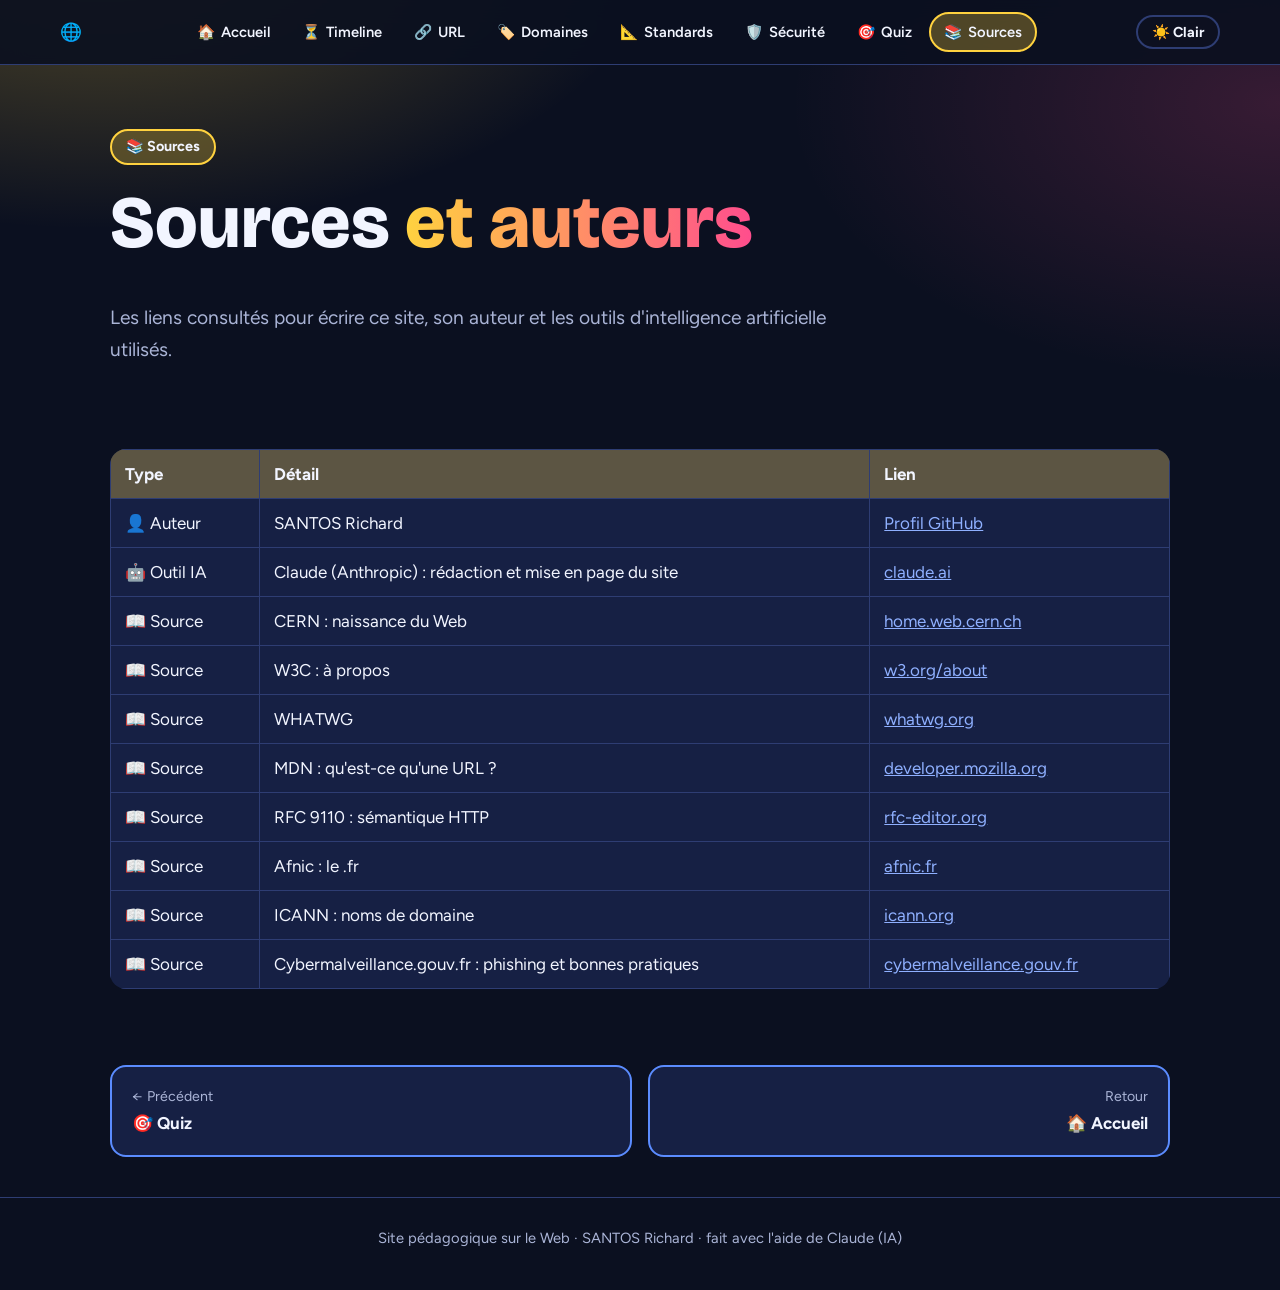
<file: sources.html>
<!DOCTYPE html>
<html lang="fr" data-theme="dark">
<head>
<meta charset="utf-8">
<meta name="viewport" content="width=device-width, initial-scale=1, viewport-fit=cover">
<title>Sources et auteurs</title>
<script>try{if(localStorage.getItem("theme")==="light")document.documentElement.dataset.theme="light"}catch(e){}</script>
<link rel="icon" href="data:image/svg+xml,%3Csvg xmlns='http://www.w3.org/2000/svg' viewBox='0 0 100 100'%3E%3Ctext y='.9em' font-size='90'%3E%F0%9F%8C%90%3C/text%3E%3C/svg%3E">
<link rel="preconnect" href="https://fonts.googleapis.com">
<link rel="preconnect" href="https://fonts.gstatic.com" crossorigin>
<link rel="stylesheet" href="https://fonts.googleapis.com/css2?family=Bricolage+Grotesque:wght@500;800&family=Figtree:wght@400;600;700&display=swap">
<link rel="stylesheet" href="style.css">
<style>td:first-child{white-space:nowrap}</style>
</head>
<body data-page="sources">
<noscript><p class="container" style="padding:24px 20px"><b>⚠️ Ce site a besoin de JavaScript</b> pour afficher le menu et les contenus interactifs. Active-le dans ton navigateur.</p></noscript>
<header id="site-header"></header>
<main>
<div class="container hero">
<span class="eyebrow">📚 Sources</span>
<h1>Sources <span class="grad">et auteurs</span></h1>
<p class="lead">Les liens consultés pour écrire ce site, son auteur et les outils d'intelligence artificielle utilisés.</p>
</div>
<section class="container sec">
<div class="scroll"><table>
<thead><tr><th>Type</th><th>Détail</th><th>Lien</th></tr></thead>
<tbody>
<tr><td>👤 Auteur</td><td>SANTOS Richard</td><td><a href="https://github.com/SehorKng?tab=repositories">Profil GitHub</a></td></tr>
<tr><td>🤖 Outil IA</td><td>Claude (Anthropic) : rédaction et mise en page du site</td><td><a href="https://claude.ai">claude.ai</a></td></tr>
<tr><td>📖 Source</td><td>CERN : naissance du Web</td><td><a href="https://home.web.cern.ch/science/computing/birth-web">home.web.cern.ch</a></td></tr>
<tr><td>📖 Source</td><td>W3C : à propos</td><td><a href="https://www.w3.org/about/">w3.org/about</a></td></tr>
<tr><td>📖 Source</td><td>WHATWG</td><td><a href="https://whatwg.org/">whatwg.org</a></td></tr>
<tr><td>📖 Source</td><td>MDN : qu'est-ce qu'une URL ?</td><td><a href="https://developer.mozilla.org/fr/docs/Learn_web_development/Howto/Web_mechanics/What_is_a_URL">developer.mozilla.org</a></td></tr>
<tr><td>📖 Source</td><td>RFC 9110 : sémantique HTTP</td><td><a href="https://www.rfc-editor.org/rfc/rfc9110">rfc-editor.org</a></td></tr>
<tr><td>📖 Source</td><td>Afnic : le .fr</td><td><a href="https://www.afnic.fr/">afnic.fr</a></td></tr>
<tr><td>📖 Source</td><td>ICANN : noms de domaine</td><td><a href="https://www.icann.org/">icann.org</a></td></tr>
<tr><td>📖 Source</td><td>Cybermalveillance.gouv.fr : phishing et bonnes pratiques</td><td><a href="https://www.cybermalveillance.gouv.fr/">cybermalveillance.gouv.fr</a></td></tr>
</tbody></table></div>
</section>
</main>
<div id="pager"></div>
<div id="site-footer"></div>
<script src="app.js"></script>
</body>
</html>
</file>
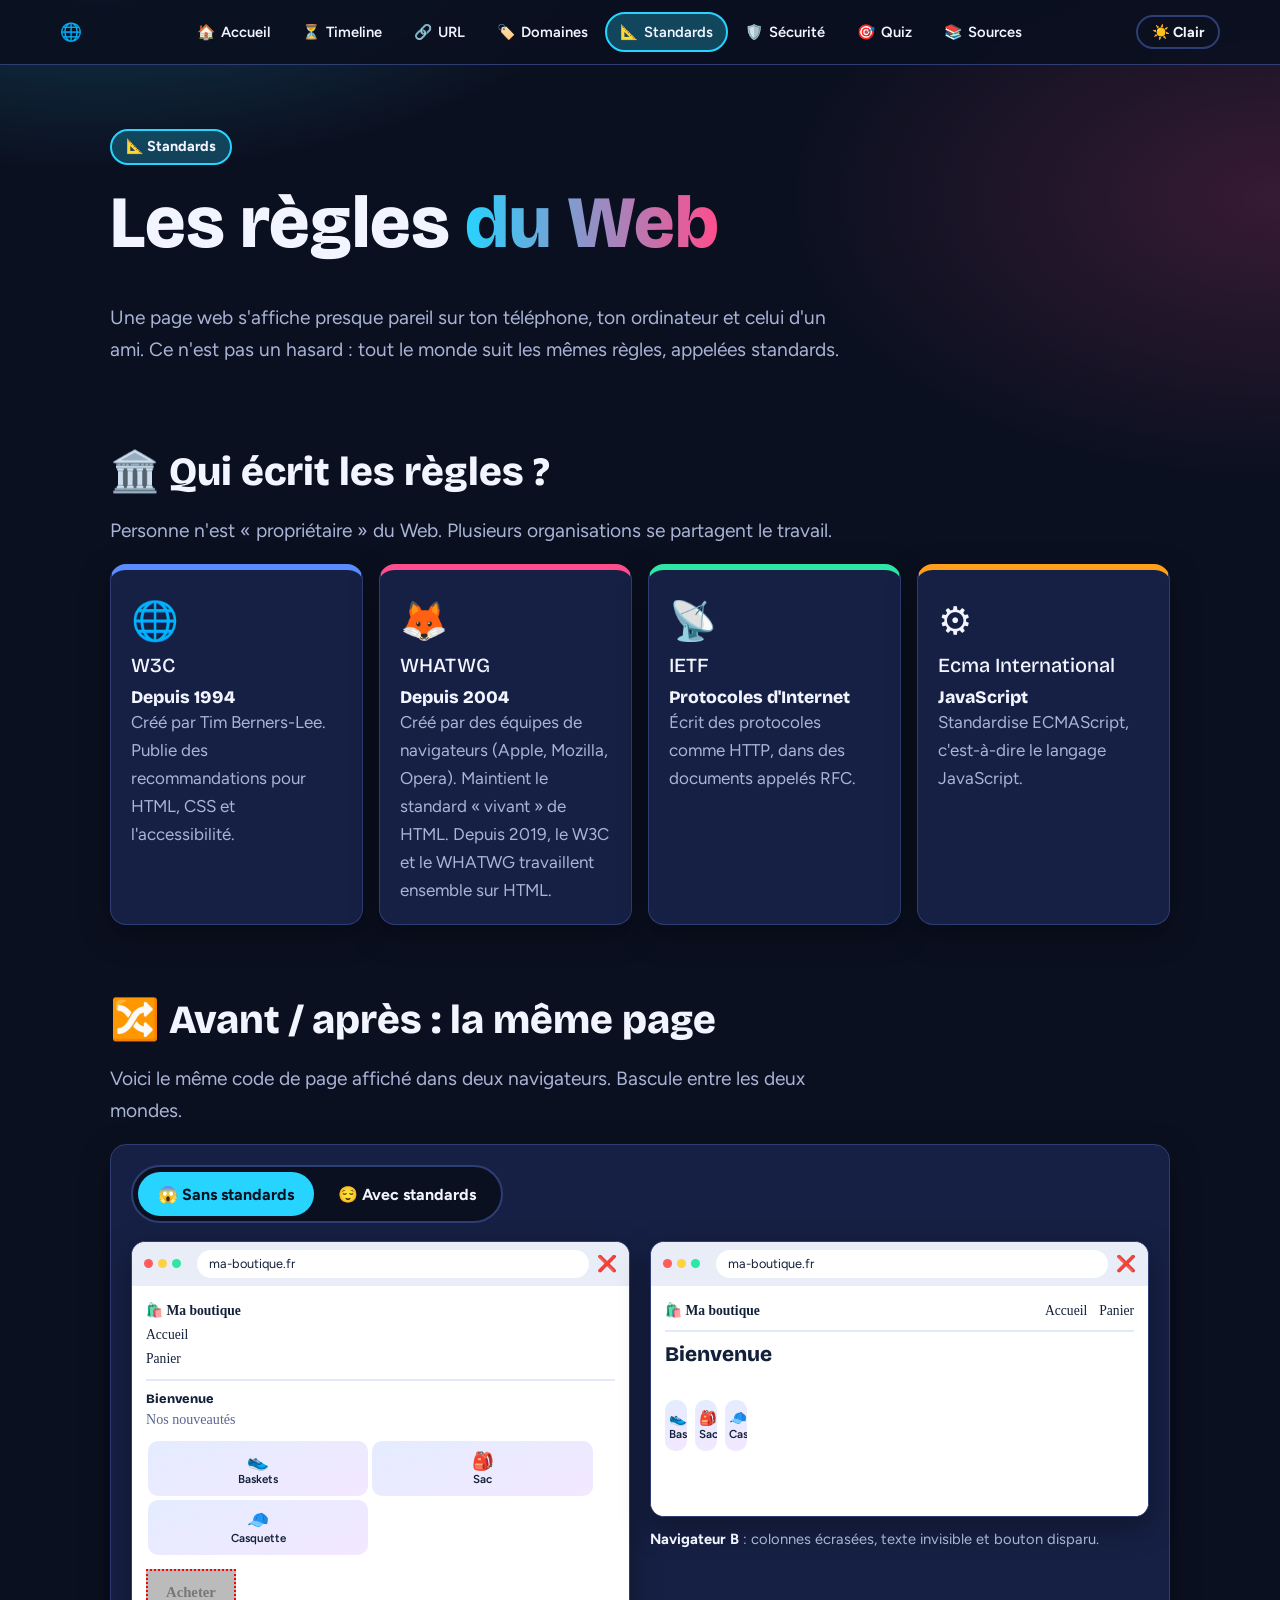
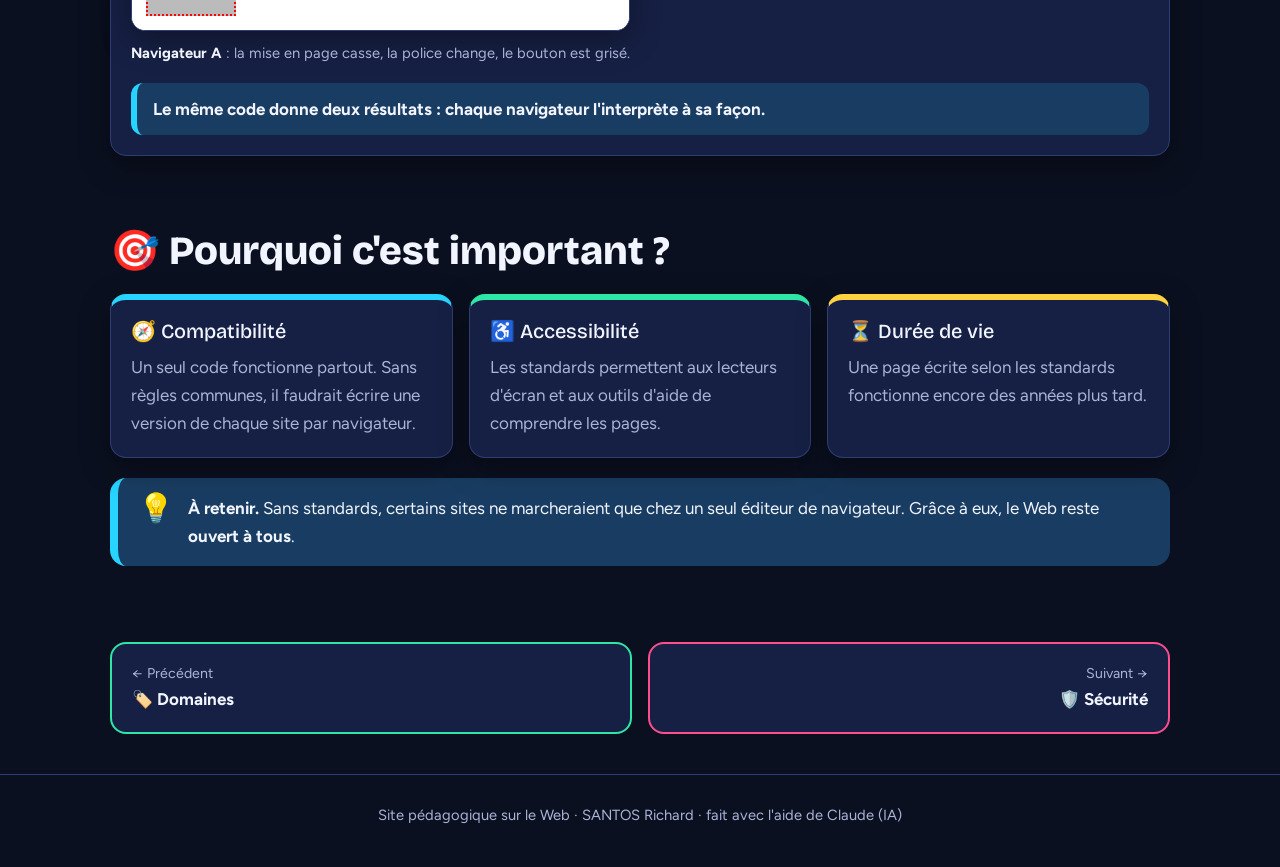
<file: standards.html>
<!DOCTYPE html>
<html lang="fr" data-theme="dark">
<head>
<meta charset="utf-8">
<meta name="viewport" content="width=device-width, initial-scale=1, viewport-fit=cover">
<title>Les standards du Web</title>
<script>try{if(localStorage.getItem("theme")==="light")document.documentElement.dataset.theme="light"}catch(e){}</script>
<link rel="icon" href="data:image/svg+xml,%3Csvg xmlns='http://www.w3.org/2000/svg' viewBox='0 0 100 100'%3E%3Ctext y='.9em' font-size='90'%3E%F0%9F%8C%90%3C/text%3E%3C/svg%3E">
<link rel="preconnect" href="https://fonts.googleapis.com">
<link rel="preconnect" href="https://fonts.gstatic.com" crossorigin>
<link rel="stylesheet" href="https://fonts.googleapis.com/css2?family=Bricolage+Grotesque:wght@500;800&family=Figtree:wght@400;600;700&display=swap">
<link rel="stylesheet" href="style.css">
<style>
.org .em{font-size:2.4rem}
.org .yr{font:800 1.1rem "Bricolage Grotesque",sans-serif}
.tg{display:inline-flex;gap:4px;padding:5px;border-radius:99px;background:var(--bg);border:2px solid var(--line);margin-bottom:18px}
.tg button{border:0;background:transparent;color:var(--ink);border-radius:99px;padding:10px 20px;font:700 1rem Figtree,sans-serif;cursor:pointer;min-height:44px}
.tg button.on{background:var(--accent);color:var(--on)}
.pair{display:grid;gap:20px;grid-template-columns:repeat(auto-fit,minmax(min(100%,300px),1fr))}
.browser{border-radius:14px;overflow:hidden;background:#fff;color:#13203a;box-shadow:var(--shadow);border:1px solid var(--line)}
.browser .tb{background:#e9edf8;color:#13203a;padding:8px 12px;font-size:.8rem;display:flex;gap:8px;align-items:center}
.browser .tb::before{content:"";width:9px;height:9px;border-radius:50%;background:#ff5c5c;box-shadow:14px 0 #ffd23f,28px 0 #2ee6a6;margin-right:36px;flex:none}
.tb .url{flex:1;background:#fff;border-radius:99px;padding:3px 12px;overflow:hidden;white-space:nowrap;text-overflow:ellipsis}
.tb .st{font-size:1rem}
.page{padding:14px;min-height:230px;font-size:.92rem;background:#fff}
.mk .nav{display:flex;gap:12px;align-items:center;padding-bottom:8px;border-bottom:2px solid #e3e9fb;margin-bottom:10px;font-size:.85rem}
.mk .nav b{margin-right:auto}
.mk h4{margin:0 0 2px;font:800 1.3rem "Bricolage Grotesque",sans-serif}
.mk p{margin:0 0 8px;color:#5a6690;font-size:.88rem}
.mk .row{display:flex;gap:8px}
.mk .row span{flex:1;background:linear-gradient(160deg,#e4ecff,#f3e8ff);padding:10px 4px;border-radius:10px;text-align:center;font-size:1.5rem;line-height:1.2}
.mk .row i{display:block;font:600 .72rem Figtree,sans-serif;color:#13203a}
.mk .btnx{display:inline-block;background:#2457f5;color:#fff;padding:9px 18px;border-radius:99px;margin-top:12px;font-weight:700}
.ok .tb .st::after{content:"✅"}.ko .tb .st::after{content:"❌"}
.broken1{font-family:"Comic Sans MS",cursive}
.broken1 .nav{flex-direction:column;align-items:flex-start;gap:2px}
.broken1 .row{display:block}.broken1 .row span{display:inline-block;width:47%;margin:2px;font-size:1.1rem}
.broken1 .btnx{background:#bbb;color:#777;border:2px dotted red;border-radius:0}
.broken1 h4{font-size:.8rem}
.broken2{font-family:serif}
.broken2 .nav{white-space:nowrap;overflow:hidden}
.broken2 .row span{flex:0 0 22px;overflow:hidden;white-space:nowrap;font-size:.9rem}
.broken2 .btnx{display:none}
.broken2 p{color:#fff}
.cap{margin:10px 0 0;font-size:.92rem;color:var(--mute)}
.cap b{color:var(--ink)}
#swt{font-weight:700;margin:18px 0 0;padding:12px 16px;border-radius:12px;background:color-mix(in srgb,var(--accent) 16%,var(--card));border-left:6px solid var(--accent)}
</style>
</head>
<body data-page="standards">
<noscript><p class="container" style="padding:24px 20px"><b>⚠️ Ce site a besoin de JavaScript</b> pour afficher le menu et les contenus interactifs. Active-le dans ton navigateur.</p></noscript>
<header id="site-header"></header>
<main>
<div class="container hero">
<span class="eyebrow">📐 Standards</span>
<h1>Les règles <span class="grad">du Web</span></h1>
<p class="lead">Une page web s'affiche presque pareil sur ton téléphone, ton ordinateur et celui d'un ami. Ce n'est pas un hasard : tout le monde suit les mêmes règles, appelées standards.</p>
</div>

<section class="container sec reveal">
<h2>🏛️ Qui écrit les règles ?</h2>
<p class="lead" style="margin-bottom:18px">Personne n'est « propriétaire » du Web. Plusieurs organisations se partagent le travail.</p>
<div class="grid">
<div class="card c org" style="--c:var(--blue)"><div class="em">🌐</div><h3>W3C</h3><div class="yr">Depuis 1994</div><p class="mute" style="margin:0">Créé par Tim Berners-Lee. Publie des recommandations pour HTML, CSS et l'accessibilité.</p></div>
<div class="card c org" style="--c:var(--pink)"><div class="em">🦊</div><h3>WHATWG</h3><div class="yr">Depuis 2004</div><p class="mute" style="margin:0">Créé par des équipes de navigateurs (Apple, Mozilla, Opera). Maintient le standard « vivant » de HTML. Depuis 2019, le W3C et le WHATWG travaillent ensemble sur HTML.</p></div>
<div class="card c org" style="--c:var(--green)"><div class="em">📡</div><h3>IETF</h3><div class="yr">Protocoles d'Internet</div><p class="mute" style="margin:0">Écrit des protocoles comme HTTP, dans des documents appelés RFC.</p></div>
<div class="card c org" style="--c:var(--orange)"><div class="em">⚙️</div><h3>Ecma International</h3><div class="yr">JavaScript</div><p class="mute" style="margin:0">Standardise ECMAScript, c'est-à-dire le langage JavaScript.</p></div>
</div>
</section>

<section class="container sec reveal">
<h2>🔀 Avant / après : la même page</h2>
<p class="lead" style="margin-bottom:18px">Voici le même code de page affiché dans deux navigateurs. Bascule entre les deux mondes.</p>
<div class="card">
<div class="tg" id="tg" role="group" aria-label="Avec ou sans standards"><button type="button" class="on" data-k="0">😱 Sans standards</button><button type="button" data-k="1">😌 Avec standards</button></div>
<div class="pair" id="pair" aria-live="polite"></div>
<p id="swt" aria-live="polite"></p>
</div>
</section>

<section class="container sec reveal">
<h2>🎯 Pourquoi c'est important ?</h2>
<div class="grid">
<div class="card c" style="--c:var(--cyan)"><h3>🧭 Compatibilité</h3><p class="mute" style="margin:0">Un seul code fonctionne partout. Sans règles communes, il faudrait écrire une version de chaque site par navigateur.</p></div>
<div class="card c" style="--c:var(--green)"><h3>♿ Accessibilité</h3><p class="mute" style="margin:0">Les standards permettent aux lecteurs d'écran et aux outils d'aide de comprendre les pages.</p></div>
<div class="card c" style="--c:var(--yellow)"><h3>⏳ Durée de vie</h3><p class="mute" style="margin:0">Une page écrite selon les standards fonctionne encore des années plus tard.</p></div>
</div>
<div class="brief" style="margin-top:20px"><div class="ic">💡</div><p><b>À retenir.</b> Sans standards, certains sites ne marcheraient que chez un seul éditeur de navigateur. Grâce à eux, le Web reste <b>ouvert à tous</b>.</p></div>
</section>
</main>
<div id="pager"></div>
<div id="site-footer"></div>
<script src="app.js"></script>
<script>
const MK="<div class='mk'><div class='nav'><b>🛍️ Ma boutique</b><span>Accueil</span><span>Panier</span></div><h4>Bienvenue</h4><p>Nos nouveautés</p><div class='row'><span>👟<i>Baskets</i></span><span>🎒<i>Sac</i></span><span>🧢<i>Casquette</i></span></div><span class='btnx'>Acheter</span></div>";
const P={0:[["Navigateur A","la mise en page casse, la police change, le bouton est grisé."],["Navigateur B","colonnes écrasées, texte invisible et bouton disparu."]],1:[["Navigateur A","page conforme."],["Navigateur B","exactement le même rendu."]]};
function sw(k){$("#pair").innerHTML=P[k].map((p,i)=>`<div><div class="browser ${k?"ok":"ko"}"><div class="tb"><span class="url">ma-boutique.fr</span><span class="st"></span></div><div class="page ${k==0?"broken"+(i+1):""}">${MK}</div></div><p class="cap"><b>${p[0]}</b> : ${p[1]}</p></div>`).join("");
$("#swt").textContent=k==0?"Le même code donne deux résultats : chaque navigateur l'interprète à sa façon.":"Grâce aux standards, un seul code fonctionne partout.";
$$("#tg button").forEach(b=>{const on=+b.dataset.k===k;b.classList.toggle("on",on);b.setAttribute("aria-pressed",on)})}
$("#tg").onclick=e=>{const b=e.target.closest("button");if(b)sw(+b.dataset.k)};sw(0);
</script>
</body>
</html>
</file>
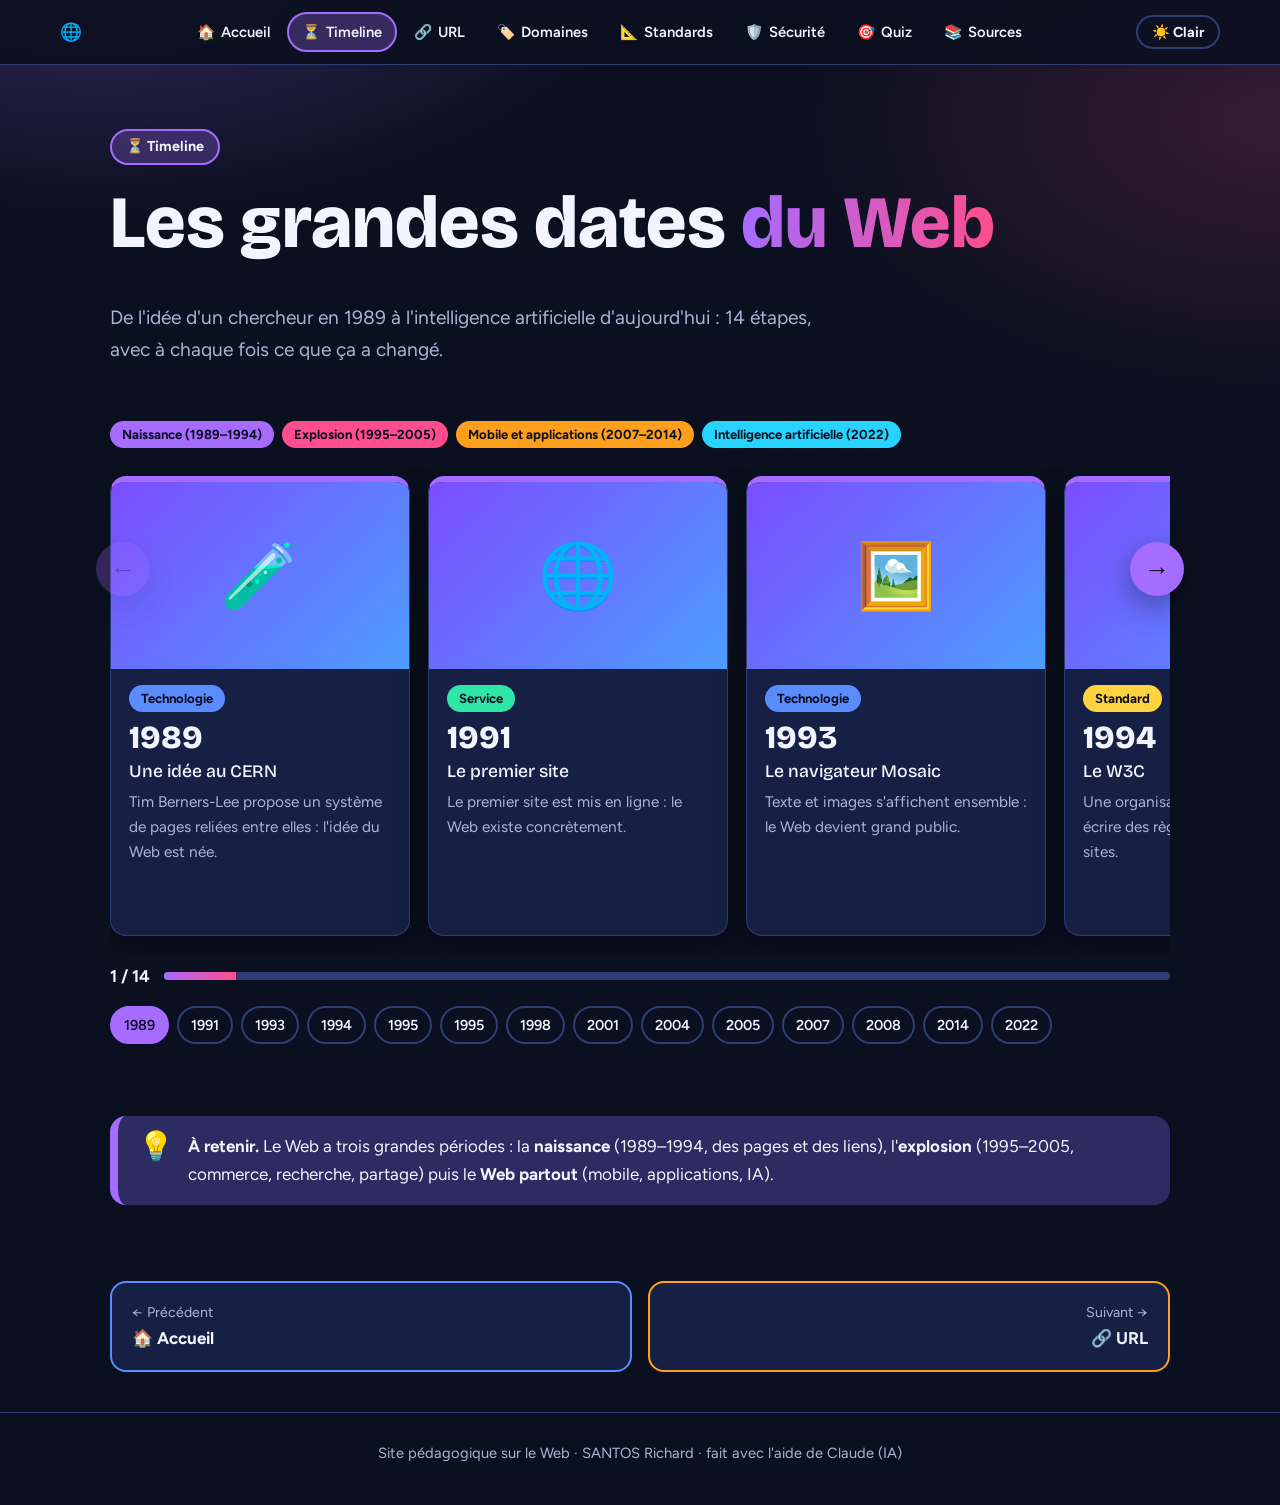
<file: timeline.html>
<!DOCTYPE html>
<html lang="fr" data-theme="dark">
<head>
<meta charset="utf-8">
<meta name="viewport" content="width=device-width, initial-scale=1, viewport-fit=cover">
<title>Timeline du Web</title>
<script>try{if(localStorage.getItem("theme")==="light")document.documentElement.dataset.theme="light"}catch(e){}</script>
<link rel="icon" href="data:image/svg+xml,%3Csvg xmlns='http://www.w3.org/2000/svg' viewBox='0 0 100 100'%3E%3Ctext y='.9em' font-size='90'%3E%F0%9F%8C%90%3C/text%3E%3C/svg%3E">
<link rel="preconnect" href="https://fonts.googleapis.com">
<link rel="preconnect" href="https://fonts.gstatic.com" crossorigin>
<link rel="stylesheet" href="https://fonts.googleapis.com/css2?family=Bricolage+Grotesque:wght@500;800&family=Figtree:wght@400;600;700&display=swap">
<link rel="stylesheet" href="style.css">
<style>
.eras{display:flex;flex-wrap:wrap;gap:8px;margin:0 0 18px}
.car{position:relative}
.track{display:flex;gap:18px;overflow-x:auto;scroll-snap-type:x mandatory;padding:10px 0 20px;position:relative;scrollbar-width:none;outline-offset:4px}
.track::-webkit-scrollbar{display:none}
.step{flex:0 0 300px;height:460px;display:flex;flex-direction:column;scroll-snap-align:start;padding:0;overflow:hidden;border-top:6px solid var(--c);transition:transform .25s}
@media(hover:hover){.step:hover{transform:translateY(-6px)}}
.pic{position:relative;flex:none;width:100%;aspect-ratio:16/10;display:grid;place-items:center;font-size:4rem;background:linear-gradient(135deg,var(--c1),var(--c2));overflow:hidden}
.pic img{position:absolute;inset:0;width:100%;height:100%;object-fit:cover}
.sbody{flex:1;padding:16px 18px;display:flex;flex-direction:column;gap:2px;overflow:hidden}
.year{font:800 2rem "Bricolage Grotesque",sans-serif;line-height:1}
.sbody h3{margin:6px 0 4px;font-size:1.1rem}
.sbody p{margin:0;font-size:.96rem;color:var(--mute)}
.arrow{position:absolute;top:76px;z-index:5;width:54px;height:54px;border-radius:50%;border:0;background:var(--accent);color:var(--on);font-size:1.6rem;font-weight:800;cursor:pointer;box-shadow:var(--shadow);transition:transform .15s,opacity .2s}
.arrow:hover{transform:scale(1.12)}
.arrow:disabled{opacity:.25;cursor:default;transform:none}
.arrow.prev{left:-14px}.arrow.next{right:-14px}
@media(max-width:700px){.track{margin:0 -16px;padding-left:16px;padding-right:16px;scroll-padding-left:16px}.step{flex-basis:min(300px,80vw);height:auto;min-height:430px}.jump button{padding:8px 12px;min-height:42px}.arrow{display:none}}
.meter{display:flex;align-items:center;gap:14px;margin:6px 0 16px}
.bar{flex:1;height:8px;border-radius:99px;background:var(--line);overflow:hidden}
.bar i{display:block;height:100%;width:0;background:linear-gradient(90deg,var(--violet),var(--pink));transition:width .3s}
.jump{display:flex;flex-wrap:wrap;gap:8px}
.jump button{border:2px solid var(--line);background:transparent;color:var(--ink);border-radius:99px;padding:6px 12px;min-height:38px;font:600 .9rem Figtree,sans-serif;cursor:pointer}
.jump button:hover{border-color:var(--c)}
.jump button.on{background:var(--c);border-color:var(--c);color:var(--on)}
@media(prefers-reduced-motion:reduce){.step,.arrow,.bar i{transition:none}}
</style>
</head>
<body data-page="timeline">
<noscript><p class="container" style="padding:24px 20px"><b>⚠️ Ce site a besoin de JavaScript</b> pour afficher le menu et les contenus interactifs. Active-le dans ton navigateur.</p></noscript>
<header id="site-header"></header>
<main>
<div class="container hero">
<span class="eyebrow">⏳ Timeline</span>
<h1>Les grandes dates <span class="grad">du Web</span></h1>
<p class="lead">De l'idée d'un chercheur en 1989 à l'intelligence artificielle d'aujourd'hui : 14 étapes, avec à chaque fois ce que ça a changé.</p>
</div>

<section class="container sec" style="padding-top:8px">
<div class="eras" id="eras" aria-label="Légende des époques"></div>
<div class="car">
<button class="arrow prev" id="prev" type="button" aria-label="Étape précédente">←</button>
<div class="track" id="track" tabindex="0" role="region" aria-label="Frise chronologique : utilise les flèches du clavier ou les boutons pour avancer"></div>
<button class="arrow next" id="next" type="button" aria-label="Étape suivante">→</button>
</div>
<div class="meter"><strong id="count" aria-live="polite">1 / 14</strong><div class="bar"><i id="fill"></i></div></div>
<div class="jump" id="jump" aria-label="Aller directement à une date"></div>
</section>

<section class="container sec"><div class="brief reveal"><div class="ic">💡</div><p><b>À retenir.</b> Le Web a trois grandes périodes : la <b>naissance</b> (1989–1994, des pages et des liens), l'<b>explosion</b> (1995–2005, commerce, recherche, partage) puis le <b>Web partout</b> (mobile, applications, IA).</p></div></section>
</main>
<div id="pager"></div>
<div id="site-footer"></div>
<script src="app.js"></script>
<script>
/* Chaque époque : couleur de bordure, dégradé de l'image, nom */
const ERAS=[
{n:"Naissance (1989–1994)",c:"var(--violet)",c1:"#7b4dff",c2:"#4d9dff"},
{n:"Explosion (1995–2005)",c:"var(--pink)",c1:"#ff4d8d",c2:"#ff9f1c"},
{n:"Mobile et applications (2007–2014)",c:"var(--orange)",c1:"#ff9f1c",c2:"#ffd23f"},
{n:"Intelligence artificielle (2022)",c:"var(--cyan)",c1:"#27d3ff",c2:"#2ee6a6"}];
/* [année, emoji, type, titre, phrase "ce que ça a changé", époque] */
const TL=[
["1989","🧪","Technologie","Une idée au CERN","Tim Berners-Lee propose un système de pages reliées entre elles : l'idée du Web est née.",0],
["1991","🌐","Service","Le premier site","Le premier site est mis en ligne : le Web existe concrètement.",0],
["1993","🖼️","Technologie","Le navigateur Mosaic","Texte et images s'affichent ensemble : le Web devient grand public.",0],
["1994","📐","Standard","Le W3C","Une organisation est fondée pour écrire des règles communes à tous les sites.",0],
["1995","⚡","Technologie","JavaScript","Les pages deviennent interactives : elles réagissent aux clics.",1],
["1995","🛒","Service","Amazon et eBay","Acheter en ligne devient possible : le commerce s'installe sur le Web.",1],
["1998","🔎","Service","Google","Un moteur de recherche classe les pages par pertinence : on trouve enfin ce qu'on cherche.",1],
["2001","📚","Service","Wikipédia","N'importe qui peut écrire une encyclopédie en ligne, ensemble.",1],
["2004","👥","Service","Facebook et le Web 2.0","Les internautes ne font plus que lire : ils publient eux-mêmes.",1],
["2005","▶️","Service","YouTube","La vidéo en ligne devient accessible à tout le monde.",1],
["2007","📱","Technologie","L'iPhone","Le Web mobile : on l'emporte dans la poche.",2],
["2008","🚀","Technologie","Google Chrome","Un navigateur rapide : les sites deviennent de vraies applications.",2],
["2014","✅","Standard","HTML5","Audio, vidéo et dessin fonctionnent sans plugin, sur tous les navigateurs.",2],
["2022","🤖","Service","ChatGPT et l'IA","L'IA générative se popularise et change la façon de chercher et d'écrire.",3]];
const TC={"Technologie":"var(--blue)","Service":"var(--green)","Standard":"var(--yellow)"};

$("#eras").innerHTML=ERAS.map(e=>`<span class="chip" style="--c:${e.c}">${e.n}</span>`).join("");
/* Images : mets USE_IMAGES à true et dépose images/timeline/01.jpg, 02.jpg... pour remplacer les emojis */
const USE_IMAGES=false;
$("#track").innerHTML=TL.map((t,i)=>{const e=ERAS[t[5]],n=String(i+1).padStart(2,"0");
return `<article class="card step" style="--c:${e.c};--c1:${e.c1};--c2:${e.c2}"><div class="pic"><span aria-hidden="true">${t[1]}</span>${USE_IMAGES?`<img src="images/timeline/${n}.jpg" alt="Illustration : ${esc(t[3])}" loading="lazy" onerror="this.remove()">`:""}</div><div class="sbody"><span class="chip" style="--c:${TC[t[2]]};align-self:flex-start">${t[2]}</span><div class="year" style="margin-top:8px">${t[0]}</div><h3>${t[3]}</h3><p>${t[4]}</p></div></article>`}).join("");
$("#jump").innerHTML=TL.map((t,i)=>`<button type="button" data-i="${i}" style="--c:${ERAS[t[5]].c}">${t[0]}</button>`).join("");

const tr=$("#track"),cards=$$(".step",tr),reduce=matchMedia("(prefers-reduced-motion: reduce)").matches;
const stepW=()=>cards.length>1?cards[1].offsetLeft-cards[0].offsetLeft:300;
const maxL=()=>tr.scrollWidth-tr.clientWidth;
const go=l=>tr.scrollTo({left:l,behavior:reduce?"auto":"smooth"});
/* pin : la date choisie par un clic sur une date. La frise ne peut pas défiler plus loin que sa fin,
   donc sans ça les dernières dates ne pourraient jamais être « actives ». */
let pin=null;
$("#prev").onclick=()=>{pin=null;go(tr.scrollLeft-stepW())};
$("#next").onclick=()=>{pin=null;go(tr.scrollLeft+stepW())};
$("#jump").onclick=e=>{const b=e.target.closest("button");if(!b)return;const i=+b.dataset.i,left=Math.min(cards[i].offsetLeft,maxL());pin={i,left};upd();go(left)};
function upd(){const end=tr.scrollLeft>=maxL()-4;
let i=end?cards.length-1:Math.min(cards.length-1,Math.round(tr.scrollLeft/stepW()));
if(pin&&Math.abs(tr.scrollLeft-pin.left)<4)i=pin.i;
$("#count").textContent=`${i+1} / ${cards.length}`;$("#fill").style.width=((i+1)/cards.length*100)+"%";
$("#prev").disabled=tr.scrollLeft<4;$("#next").disabled=end;
$$("#jump button").forEach((b,j)=>{b.classList.toggle("on",j===i);if(j===i)b.setAttribute("aria-current","true");else b.removeAttribute("aria-current")})}
tr.addEventListener("scroll",()=>requestAnimationFrame(upd),{passive:true});
addEventListener("resize",()=>{pin=null;upd()});upd();
</script>
</body>
</html>
</file>
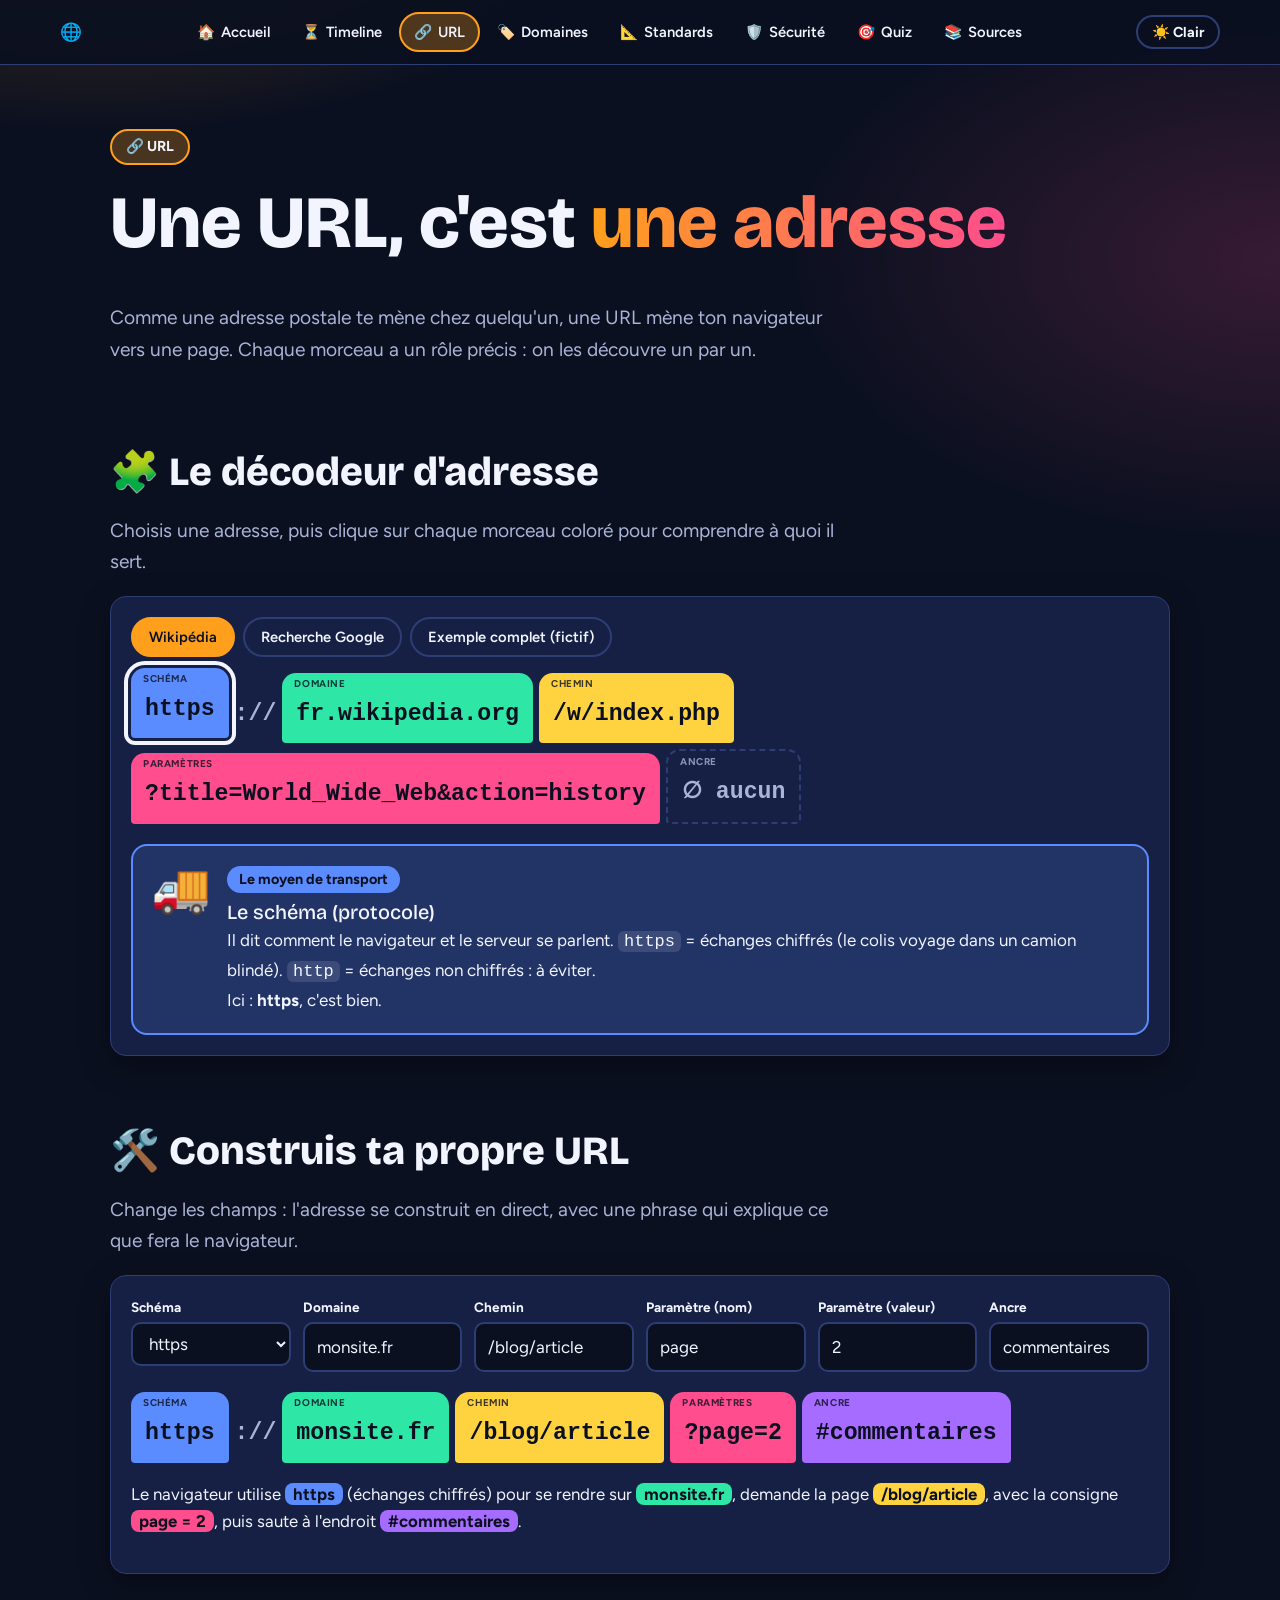
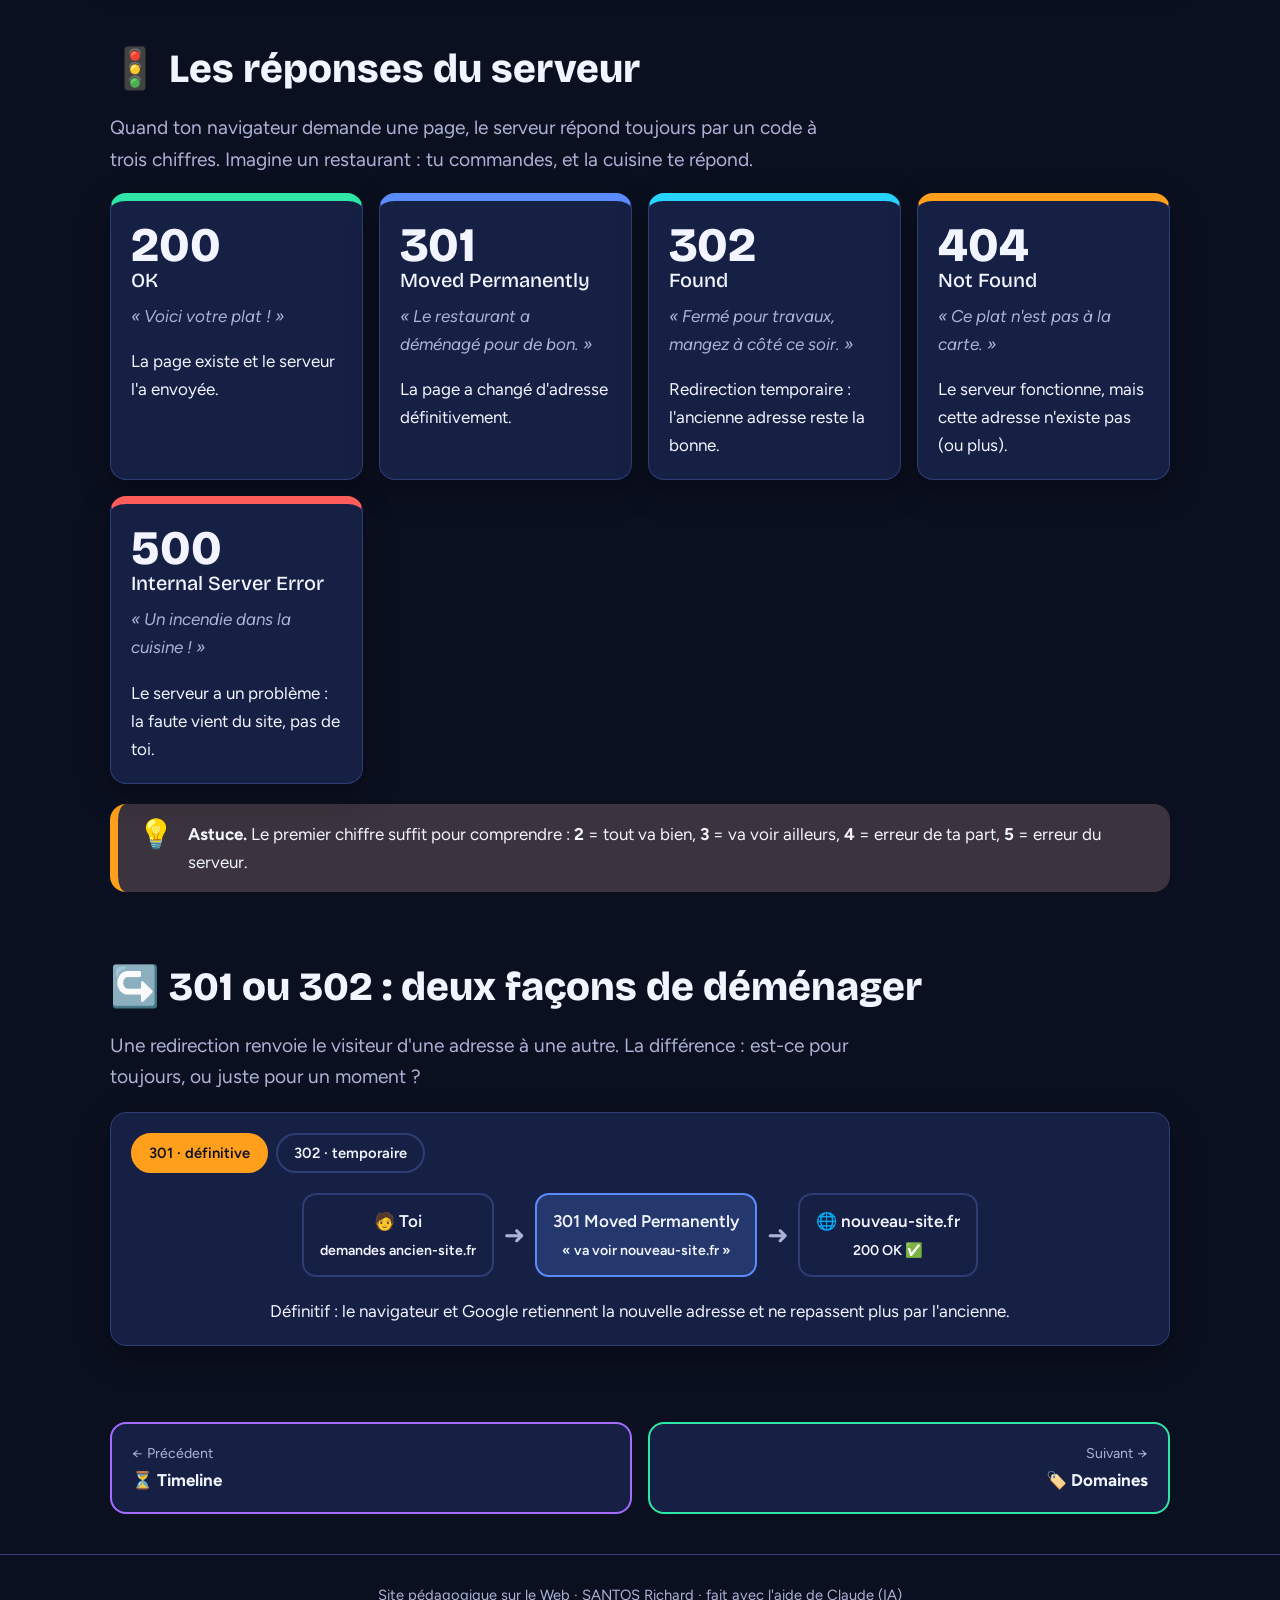
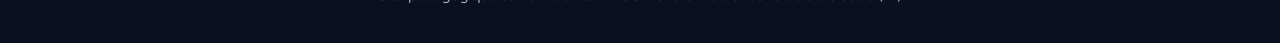
<file: url.html>
<!DOCTYPE html>
<html lang="fr" data-theme="dark">
<head>
<meta charset="utf-8">
<meta name="viewport" content="width=device-width, initial-scale=1, viewport-fit=cover">
<title>Les URL</title>
<script>try{if(localStorage.getItem("theme")==="light")document.documentElement.dataset.theme="light"}catch(e){}</script>
<link rel="icon" href="data:image/svg+xml,%3Csvg xmlns='http://www.w3.org/2000/svg' viewBox='0 0 100 100'%3E%3Ctext y='.9em' font-size='90'%3E%F0%9F%8C%90%3C/text%3E%3C/svg%3E">
<link rel="preconnect" href="https://fonts.googleapis.com">
<link rel="preconnect" href="https://fonts.gstatic.com" crossorigin>
<link rel="stylesheet" href="https://fonts.googleapis.com/css2?family=Bricolage+Grotesque:wght@500;800&family=Figtree:wght@400;600;700&display=swap">
<link rel="stylesheet" href="style.css">
<style>
:root{--k1:var(--blue);--k2:var(--green);--k3:var(--yellow);--k4:var(--pink);--k5:var(--violet)}
.tabs{display:flex;flex-wrap:wrap;gap:8px;margin-bottom:16px}
.tabs button{border:2px solid var(--line);background:transparent;color:var(--ink);border-radius:99px;padding:9px 16px;min-height:40px;font:600 .92rem Figtree,sans-serif;cursor:pointer}
.tabs button.on{background:var(--orange);border-color:var(--orange);color:var(--on)}
.tiles{display:flex;flex-wrap:wrap;align-items:flex-end;gap:6px;font-family:ui-monospace,Menlo,Consolas,monospace;font-weight:700;font-size:clamp(.9rem,2.6vw,1.45rem);overflow-wrap:anywhere}
.sep{padding-bottom:10px;color:var(--mute)}
.tile{position:relative;border:0;border-radius:14px 14px 4px 4px;padding:22px 14px 10px;color:var(--on);background:var(--k);cursor:pointer;font:inherit;transition:transform .2s;text-align:left;overflow-wrap:anywhere}
.tile small{position:absolute;top:5px;left:12px;font:700 .62rem Figtree,sans-serif;text-transform:uppercase;letter-spacing:.06em;opacity:.8}
@media(hover:hover){.tile:hover{transform:translateY(-5px)}}
.tile.on{outline:4px solid var(--ink);outline-offset:3px;transform:translateY(-5px)}
.tile.none{background:transparent;border:2px dashed var(--line);color:var(--mute);cursor:pointer}
.panel{margin-top:20px;display:grid;gap:16px;grid-template-columns:auto 1fr;align-items:start;padding:18px;border-radius:var(--r);background:color-mix(in srgb,var(--k) 18%,var(--card));border:2px solid var(--k)}
.panel .em{font-size:3rem;line-height:1}
.panel h3{margin-bottom:2px}
.analogy{display:inline-block;background:var(--k);color:var(--on);font-weight:700;border-radius:99px;padding:2px 12px;font-size:.9rem;margin-bottom:8px}
.panel code{background:color-mix(in srgb,var(--ink) 12%,transparent);padding:1px 6px;border-radius:6px}
.form{display:grid;gap:12px;grid-template-columns:repeat(auto-fit,minmax(150px,1fr));margin-bottom:20px}
.form label{display:block;font-weight:700;font-size:.85rem;margin-bottom:4px}
.form input,.form select{width:100%;padding:9px 12px;border-radius:10px;border:2px solid var(--line);background:var(--bg);color:var(--ink);font:inherit}
.sentence{margin-top:18px;font-size:1.05rem}
.sentence b{padding:1px 8px;border-radius:8px;color:var(--on);background:var(--k)}
.codes4{display:grid;gap:16px;grid-template-columns:repeat(auto-fit,minmax(230px,1fr))}
.code{border-top:8px solid var(--c)}
.code .n{font:800 3rem "Bricolage Grotesque",sans-serif;line-height:1}
.code .say{font-style:italic;color:var(--mute)}
.redir{display:flex;flex-wrap:wrap;gap:10px;align-items:center;justify-content:center;margin:20px 0}
.redir .node{padding:12px 16px;border-radius:14px;background:var(--card);border:2px solid var(--line);text-align:center;font-weight:600}
.redir .mid{border-color:var(--c);background:color-mix(in srgb,var(--c) 22%,var(--card))}
.redir .ar{font-size:1.6rem;color:var(--mute)}
@media(max-width:600px){.panel{grid-template-columns:1fr}.tabs button{padding:9px 14px;min-height:42px}.redir .ar{transform:rotate(90deg)}.redir{flex-direction:column}}
@media(prefers-reduced-motion:reduce){.tile{transition:none}}
</style>
</head>
<body data-page="url">
<noscript><p class="container" style="padding:24px 20px"><b>⚠️ Ce site a besoin de JavaScript</b> pour afficher le menu et les contenus interactifs. Active-le dans ton navigateur.</p></noscript>
<header id="site-header"></header>
<main>
<div class="container hero">
<span class="eyebrow">🔗 URL</span>
<h1>Une URL, c'est <span class="grad">une adresse</span></h1>
<p class="lead">Comme une adresse postale te mène chez quelqu'un, une URL mène ton navigateur vers une page. Chaque morceau a un rôle précis : on les découvre un par un.</p>
</div>

<section class="container sec reveal">
<h2>🧩 Le décodeur d'adresse</h2>
<p class="lead" style="margin-bottom:18px">Choisis une adresse, puis clique sur chaque morceau coloré pour comprendre à quoi il sert.</p>
<div class="card">
<div class="tabs" id="ex" role="group" aria-label="Choisir une adresse"></div>
<div class="tiles" id="tiles"></div>
<div class="panel" id="panel" style="--k:var(--k1)" aria-live="polite"></div>
</div>
</section>

<section class="container sec reveal">
<h2>🛠️ Construis ta propre URL</h2>
<p class="lead" style="margin-bottom:18px">Change les champs : l'adresse se construit en direct, avec une phrase qui explique ce que fera le navigateur.</p>
<div class="card">
<div class="form">
<div><label for="f1">Schéma</label><select id="f1"><option>https</option><option>http</option></select></div>
<div><label for="f2">Domaine</label><input id="f2" value="monsite.fr" autocomplete="off"></div>
<div><label for="f3">Chemin</label><input id="f3" value="/blog/article" autocomplete="off"></div>
<div><label for="f4">Paramètre (nom)</label><input id="f4" value="page" autocomplete="off"></div>
<div><label for="f5">Paramètre (valeur)</label><input id="f5" value="2" autocomplete="off"></div>
<div><label for="f6">Ancre</label><input id="f6" value="commentaires" autocomplete="off"></div>
</div>
<div class="tiles" id="btiles" aria-live="polite"></div>
<p class="sentence" id="sent"></p>
</div>
</section>

<section class="container sec reveal" id="codes">
<h2>🚦 Les réponses du serveur</h2>
<p class="lead" style="margin-bottom:18px">Quand ton navigateur demande une page, le serveur répond toujours par un code à trois chiffres. Imagine un restaurant : tu commandes, et la cuisine te répond.</p>
<div class="codes4" id="codeCards"></div>
<div class="brief" style="margin-top:20px"><div class="ic">💡</div><p><b>Astuce.</b> Le premier chiffre suffit pour comprendre : <b>2</b> = tout va bien, <b>3</b> = va voir ailleurs, <b>4</b> = erreur de ta part, <b>5</b> = erreur du serveur.</p></div>
</section>

<section class="container sec reveal">
<h2>↪️ 301 ou 302 : deux façons de déménager</h2>
<p class="lead">Une redirection renvoie le visiteur d'une adresse à une autre. La différence : est-ce pour toujours, ou juste pour un moment ?</p>
<div class="card">
<div class="tabs" id="rd" role="group" aria-label="Type de redirection"><button type="button" class="on" data-r="301">301 · définitive</button><button type="button" data-r="302">302 · temporaire</button></div>
<div class="redir" id="redir" aria-live="polite"></div>
<p id="rnote" style="text-align:center;margin:0"></p>
</div>
</section>

</main>
<div id="pager"></div>
<div id="site-footer"></div>
<script src="app.js"></script>
<script>
/* ---------- Décodeur ---------- */
const EX=[
["Wikipédia","https://fr.wikipedia.org/w/index.php?title=World_Wide_Web&action=history"],
["Recherche Google","https://www.google.com/search?q=apprendre+html&hl=fr"],
["Exemple complet (fictif)","https://exemple.fr:8080/blog/article?page=2&tri=date#commentaires"]];
const PARTS=[
{k:"var(--k1)",em:"🚚",lab:"Schéma",name:"Le schéma (protocole)",an:"Le moyen de transport",txt:"Il dit comment le navigateur et le serveur se parlent. <code>https</code> = échanges chiffrés (le colis voyage dans un camion blindé). <code>http</code> = échanges non chiffrés : à éviter."},
{k:"var(--k2)",em:"🏙️",lab:"Domaine",name:"Le domaine (nom d'hôte)",an:"La ville",txt:"Il désigne le serveur à contacter. Il se lit de droite à gauche : l'extension, puis le nom, puis un éventuel sous-domaine."},
{k:"var(--k3)",em:"🛣️",lab:"Chemin",name:"Le chemin",an:"La rue et le numéro",txt:"Il indique quelle page ou quel fichier demander sur ce serveur, comme les dossiers d'un ordinateur. Un simple <code>/</code> désigne la page d'accueil."},
{k:"var(--k4)",em:"📝",lab:"Paramètres",name:"Les paramètres",an:"Les consignes au livreur",txt:"Ils commencent par <code>?</code>. Chaque consigne s'écrit <code>nom=valeur</code> et les consignes sont séparées par <code>&amp;</code>. Le serveur s'en sert pour adapter sa réponse (recherche, tri, numéro de page…)."},
{k:"var(--k5)",em:"🪜",lab:"Ancre",name:"L'ancre (fragment)",an:"L'étage",txt:"Elle commence par <code>#</code> et fait aller à un endroit précis de la page. Elle reste dans ton navigateur : elle n'est pas envoyée au serveur."}];
let sel=0,U=null;
$("#ex").innerHTML=EX.map((e,i)=>`<button type="button" data-i="${i}" class="${i?"":"on"}">${e[0]}</button>`).join("");
function vals(u){return [u.protocol.slice(0,-1),u.host,u.pathname==="/"&&!u.href.replace(u.origin,"").startsWith("/")?"":u.pathname,u.search,u.hash]}
function tilesHTML(v,id){const out=[],ap=i=>id==="tiles"?` aria-pressed="${i===sel}"`:"";
v.forEach((s,i)=>{if(i===1)out.push('<span class="sep">://</span>');
out.push(s?`<button type="button" class="tile${id==="tiles"&&i===sel?" on":""}" style="--k:${PARTS[i].k}" data-i="${i}"${ap(i)} aria-label="${PARTS[i].lab} : ${esc(s)}"><small>${PARTS[i].lab}</small>${esc(s)}</button>`:`<button type="button" class="tile none${id==="tiles"&&i===sel?" on":""}" data-i="${i}"${ap(i)} aria-label="${PARTS[i].lab} : absent"><small>${PARTS[i].lab}</small>∅ aucun</button>`)});
return out.join("")}
function extra(i,v){
if(i===1&&v[1]){const h=v[1].split(":")[0].split("."),port=v[1].split(":")[1];let t="";
if(h.length>=2){t+=`<br>Ici : extension <code>.${esc(h[h.length-1])}</code>, nom <code>${esc(h[h.length-2])}</code>`+(h.length>2?`, sous-domaine <code>${esc(h.slice(0,-2).join("."))}</code>.`:", pas de sous-domaine.")}
if(port)t+=`<br>Le <code>:${esc(port)}</code> est le <b>port</b> : la porte d'entrée du serveur. S'il n'est pas écrit, le navigateur utilise la porte habituelle.`;return t}
if(i===3&&v[3]){const p=[...new URLSearchParams(v[3])];return "<br>Ici : "+p.map(([a,b])=>`<code>${esc(a)}</code> vaut <code>${esc(b)}</code>`).join(" ; ")+"."}
if(i===0&&v[0])return v[0]==="https"?"<br>Ici : <b>https</b>, c'est bien.":"<br>Ici : <b>http</b>, sans chiffrement.";
return ""}
function render(){const v=vals(U),p=PARTS[sel];
$("#tiles").innerHTML=tilesHTML(v,"tiles");
const none=!v[sel];
$("#panel").style.setProperty("--k",p.k);
$("#panel").innerHTML=`<div class="em">${p.em}</div><div><span class="analogy">${p.an}</span><h3>${p.name}</h3><p style="margin:0">${none?"Cette adresse n'en contient pas, car cette partie est facultative. Essaie l'exemple complet !":p.txt+extra(sel,v)}</p></div>`}
function pick(i){U=new URL(EX[i][1]);sel=0;$$("#ex button").forEach((b,j)=>{b.classList.toggle("on",j===i);b.setAttribute("aria-pressed",j===i)});render()}
$("#ex").onclick=e=>{const b=e.target.closest("button");if(b)pick(+b.dataset.i)};
$("#tiles").onclick=e=>{const b=e.target.closest(".tile");if(b){sel=+b.dataset.i;render()}};
pick(0);

/* ---------- Constructeur ---------- */
function build(){
const sc=$("#f1").value,dm=$("#f2").value.trim(),pa=$("#f3").value.trim(),pn=$("#f4").value.trim(),pv=$("#f5").value.trim(),an=$("#f6").value.trim();
const path=pa?(pa.startsWith("/")?pa:"/"+pa):"",q=pn?"?"+encodeURIComponent(pn)+(pv?"="+encodeURIComponent(pv):""):"",h=an?"#"+an.replace(/\s+/g,"-"):"";
$("#btiles").innerHTML=tilesHTML([sc,dm,path,q,h],"btiles").replace(/<button/g,'<button tabindex="-1"');
let s=`Le navigateur utilise <b style="--k:var(--k1)">${esc(sc)}</b>`+(sc==="http"?" (sans chiffrement : prudence)":" (échanges chiffrés)");
s+=dm?` pour se rendre sur <b style="--k:var(--k2)">${esc(dm)}</b>`:" pour se rendre… nulle part : il manque un domaine !";
s+=path?`, demande la page <b style="--k:var(--k3)">${esc(path)}</b>`:", demande la page d'accueil";
if(q)s+=`, avec la consigne <b style="--k:var(--k4)">${esc(pn)}${pv?" = "+esc(pv):""}</b>`;
if(h)s+=`, puis saute à l'endroit <b style="--k:var(--k5)">${esc(h)}</b>`;
$("#sent").innerHTML=s+"."}
["f1","f2","f3","f4","f5","f6"].forEach(i=>$("#"+i).addEventListener("input",build));build();

/* ---------- Codes HTTP ---------- */
const CODES=[
["200","OK","var(--green)","« Voici votre plat ! »","La page existe et le serveur l'a envoyée."],
["301","Moved Permanently","var(--blue)","« Le restaurant a déménagé pour de bon. »","La page a changé d'adresse définitivement."],
["302","Found","var(--cyan)","« Fermé pour travaux, mangez à côté ce soir. »","Redirection temporaire : l'ancienne adresse reste la bonne."],
["404","Not Found","var(--orange)","« Ce plat n'est pas à la carte. »","Le serveur fonctionne, mais cette adresse n'existe pas (ou plus)."],
["500","Internal Server Error","var(--red)","« Un incendie dans la cuisine ! »","Le serveur a un problème : la faute vient du site, pas de toi."]];
$("#codeCards").innerHTML=CODES.map(c=>`<div class="card code" style="--c:${c[2]}"><div class="n">${c[0]}</div><h3>${c[1]}</h3><p class="say">${c[3]}</p><p style="margin:0">${c[4]}</p></div>`).join("");

/* ---------- Redirections ---------- */
const RD={"301":["var(--blue)","301 Moved Permanently","Définitif : le navigateur et Google retiennent la nouvelle adresse et ne repassent plus par l'ancienne."],"302":["var(--cyan)","302 Found","Temporaire : l'ancienne adresse reste la bonne. La prochaine fois, le navigateur repassera d'abord par elle."]};
function rd(k){const r=RD[k];$("#redir").innerHTML=`<div class="node">🧑 Toi<br><small>demandes ancien-site.fr</small></div><span class="ar">➜</span><div class="node mid" style="--c:${r[0]}">${r[1]}<br><small>« va voir nouveau-site.fr »</small></div><span class="ar">➜</span><div class="node">🌐 nouveau-site.fr<br><small>200 OK ✅</small></div>`;$("#rnote").textContent=r[2];$$("#rd button").forEach(b=>{const on=b.dataset.r===k;b.classList.toggle("on",on);b.setAttribute("aria-pressed",on)})}
$("#rd").onclick=e=>{const b=e.target.closest("button");if(b)rd(b.dataset.r)};rd("301");

</script>
</body>
</html>
</file>
<file: style.css>
:root{--bg:#0b1020;--ink:#f2f5ff;--mute:#aab4d6;--card:#162044;--line:#2e3d73;--link:#8fb0ff;
--pink:#ff4d8d;--orange:#ff9f1c;--yellow:#ffd23f;--green:#2ee6a6;--cyan:#27d3ff;--blue:#5b8cff;--violet:#a66bff;--red:#ff5c5c;--on:#0b1020;
--accent:var(--blue);--r:16px;--shadow:0 10px 30px rgba(0,0,0,.35)}
:root[data-theme="light"]{--bg:#f5f7ff;--ink:#141a3d;--mute:#4a5580;--card:#fff;--line:#d3dbfa;--link:#2f55d4;--shadow:0 10px 30px rgba(40,60,140,.15)}
*{box-sizing:border-box}
[hidden]{display:none!important}
html{scroll-behavior:smooth;scroll-padding-top:calc(84px + env(safe-area-inset-top,0px))}
body{margin:0;min-height:100vh;color:var(--ink);font:17px/1.65 Figtree,system-ui,sans-serif;
background:var(--bg);background:radial-gradient(800px 420px at 8% -5%,color-mix(in srgb,var(--accent) 30%,transparent),transparent 70%),radial-gradient(700px 400px at 100% 8%,color-mix(in srgb,var(--pink) 18%,transparent),transparent 70%),var(--bg);background-repeat:no-repeat}
h1,h2,h3{font-family:"Bricolage Grotesque",Georgia,sans-serif;line-height:1.15;margin:0 0 .5em;text-wrap:balance}
h1{font-size:clamp(2.4rem,7vw,4.6rem);font-weight:800}
h2{font-size:clamp(1.7rem,4vw,2.5rem);font-weight:800}
h3{font-size:1.25rem;font-weight:500}
a{color:var(--link)}
a:hover{text-decoration-thickness:2px}
::selection{background:color-mix(in srgb,var(--accent) 45%,transparent)}
p{margin:0 0 1em}
:focus-visible{outline:3px solid var(--yellow);outline-offset:2px}
main:focus,main:focus-visible{outline:none}
.container{max-width:1100px;margin:0 auto;padding:0 20px}
.skip{position:absolute;left:12px;top:-80px;z-index:100;background:var(--yellow);color:var(--on);padding:10px 16px;border-radius:12px;font-weight:700;text-decoration:none}
.skip:focus{top:calc(8px + env(safe-area-inset-top,0px))}
.site-header{position:sticky;top:0;z-index:30;-webkit-backdrop-filter:blur(12px);backdrop-filter:blur(12px);background:var(--bg);background:color-mix(in srgb,var(--bg) 90%,transparent);border-bottom:1px solid var(--line);padding-top:env(safe-area-inset-top,0px)}
.hbar{max-width:1200px;margin:0 auto;display:flex;align-items:center;gap:10px;padding:10px 20px}
.brand{font:800 1.1rem "Bricolage Grotesque",sans-serif;text-decoration:none;color:var(--ink);white-space:nowrap;margin-right:auto;display:inline-flex;align-items:center;min-height:44px}
.brand span{display:none}
@media(max-width:1099px) and (min-width:360px){.brand span{display:inline}}
.hbar nav{display:none}
.hbar nav a{display:flex;align-items:center;gap:6px;padding:12px 14px;border-radius:12px;text-decoration:none;color:var(--ink);font-weight:600;font-size:1rem;border:2px solid var(--line);transition:background .15s,border-color .15s}
.hbar nav a:hover{border-color:var(--c);background:color-mix(in srgb,var(--c) 14%,transparent)}
.hbar nav a[aria-current]{background:color-mix(in srgb,var(--c) 28%,transparent);border-color:var(--c)}
.open nav{display:grid;grid-template-columns:repeat(2,1fr);gap:8px;position:absolute;left:0;right:0;top:100%;padding:14px 16px calc(16px + env(safe-area-inset-bottom,0px));background:var(--bg);border-bottom:1px solid var(--line);box-shadow:var(--shadow);max-height:calc(100vh - 70px);overflow-y:auto}
.burger{position:relative;flex:none;width:44px;height:44px;border:2px solid var(--line);border-radius:12px;background:transparent;cursor:pointer}
.burger:hover{border-color:var(--accent)}
.burger span,.burger::before,.burger::after{content:"";position:absolute;left:10px;right:10px;height:2px;border-radius:2px;background:var(--ink);transition:transform .2s,opacity .2s}
.burger span{top:50%;margin-top:-1px}
.burger::before{top:12px}.burger::after{bottom:12px}
.open .burger span{opacity:0}
.open .burger::before{transform:translateY(7px) rotate(45deg)}
.open .burger::after{transform:translateY(-7px) rotate(-45deg)}
#theme{flex:none;min-width:44px;min-height:44px}
#theme .lbl{display:none}
@media(min-width:1100px){
.burger{display:none}
.brand{margin-right:0}
.hbar nav{display:flex;flex:1;justify-content:center;gap:2px}
.hbar nav a{padding:6px 11px;font-size:.92rem;border-radius:99px;border:2px solid transparent}
#theme{min-width:0;min-height:0}
}
@media(min-width:1280px){#theme .lbl{display:inline}.hbar nav a{padding:6px 13px}}
.btn{display:inline-block;border:0;border-radius:99px;padding:10px 20px;font:700 1rem Figtree,sans-serif;cursor:pointer;background:var(--accent);color:var(--on);text-decoration:none;transition:transform .15s}
.btn:hover{transform:translateY(-2px) rotate(-1deg)}
.btn:active{transform:translateY(0)}
.btn.ghost{background:transparent;color:var(--ink);border:2px solid var(--line);padding:6px 14px;font-size:.9rem}
.btn:disabled{opacity:.4;cursor:default;transform:none}
.hero{padding-top:64px;padding-bottom:28px}
.eyebrow{display:inline-block;background:color-mix(in srgb,var(--accent) 25%,transparent);border:2px solid var(--accent);border-radius:99px;padding:4px 14px;font-weight:700;font-size:.9rem;margin-bottom:16px}
.grad{background:linear-gradient(90deg,var(--accent),var(--pink));-webkit-background-clip:text;background-clip:text;color:transparent}
.lead{font-size:1.2rem;color:var(--mute);max-width:62ch}
.sec{padding-top:36px;padding-bottom:36px}
.card{transition:border-color .2s;background:var(--card);border:1px solid var(--line);border-radius:var(--r);padding:20px;box-shadow:var(--shadow)}
.card.c{border-top:6px solid var(--c)}
.grid{display:grid;gap:16px;grid-template-columns:repeat(auto-fit,minmax(250px,1fr))}
.brief{display:flex;gap:14px;align-items:flex-start;padding:16px 20px;border-radius:var(--r);border-left:8px solid var(--accent);background:color-mix(in srgb,var(--accent) 16%,var(--card))}
.brief .ic{font-size:1.8rem;line-height:1}
.brief p{margin:0}
.chip{display:inline-block;padding:3px 12px;border-radius:99px;font-weight:700;font-size:.82rem;background:var(--c,var(--accent));color:var(--on)}
.mute{color:var(--mute)}
.scroll{overflow-x:auto}
table{width:100%;border-collapse:collapse;background:var(--card);border-radius:var(--r);overflow:hidden}
th{background:color-mix(in srgb,var(--accent) 30%,var(--card))}
th,td{border:1px solid var(--line);padding:10px 14px;text-align:left;vertical-align:top}
ul.tips{padding-left:1.2em;margin:.4em 0}
ul.tips li{margin-bottom:.4em}
.good{color:var(--green);font-weight:700}.wrong{color:var(--red);font-weight:700}
:root[data-theme="light"] .good{color:#0b7a56}:root[data-theme="light"] .wrong{color:#c02b2b}
.pager{display:grid;gap:16px;grid-template-columns:1fr 1fr;padding:40px 20px}
.pager a{display:block;padding:18px 20px;border-radius:var(--r);text-decoration:none;color:var(--ink);background:var(--card);border:2px solid var(--c);font-weight:700}
.pager a small{display:block;color:var(--mute);font-weight:400}
.pager a:hover{background:color-mix(in srgb,var(--c) 22%,var(--card))}
.pager a:last-child{text-align:right}
footer{padding:28px 0 40px;border-top:1px solid var(--line);color:var(--mute);font-size:.92rem;text-align:center}
.js .reveal{opacity:0;transform:translateY(18px);transition:opacity .6s,transform .6s}
.js .reveal.in{opacity:1;transform:none}
@media(prefers-reduced-motion:reduce){.burger span,.burger::before,.burger::after,.hbar nav a{transition:none}html{scroll-behavior:auto}.js .reveal{opacity:1;transform:none;transition:none}.btn{transition:none}}

/* ===== Adaptation mobile ===== */
html{-webkit-text-size-adjust:100%}
body{overflow-x:clip}
img,svg{max-width:100%}
button,.btn,select,input{touch-action:manipulation}
@media(max-width:700px){
body{font-size:16px;line-height:1.6}
.container{padding:0 16px}
.hbar{padding:8px 12px;gap:8px}
.btn.ghost{padding:9px 12px}
.hero{padding-top:36px;padding-bottom:16px}
.sec{padding-top:22px;padding-bottom:22px}
.lead{font-size:1.05rem}
.card{padding:16px}
.grid{grid-template-columns:1fr}
.pager{grid-template-columns:1fr;padding:28px 16px;gap:12px}
.pager a:last-child{text-align:left}
.brief{padding:14px;gap:10px}
th,td{padding:8px 10px;font-size:.92rem}
.btn{padding:12px 20px;min-height:44px}
footer{padding:20px 0 calc(28px + env(safe-area-inset-bottom,0px))}
}
@media(max-width:480px){
h1{font-size:2.2rem}
.eyebrow{font-size:.82rem}
}
@media(hover:none){.btn:hover,.topic:hover,.step:hover{transform:none}}
</file>
